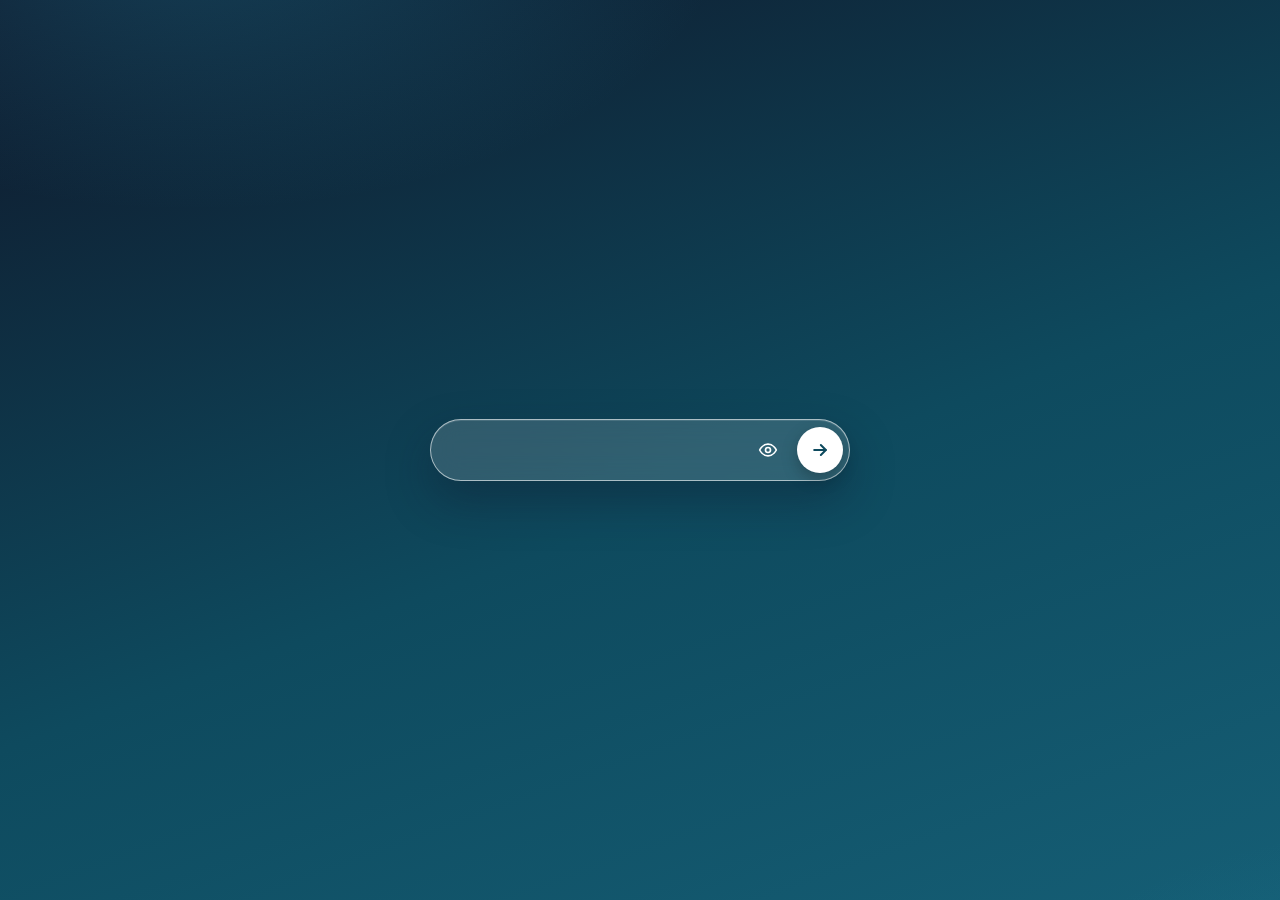
<file: index.html>
<!DOCTYPE html>
<html lang="pt-BR">
<head>
<meta charset="UTF-8">
<title>Aluisia · Painel</title>
<meta name="viewport" content="width=device-width, initial-scale=1.0, viewport-fit=cover">
<meta name="robots" content="noindex, nofollow">
<meta name="description" content="Painel de administração da Aluisia, assistente virtual de atendimento via WhatsApp.">
<meta name="theme-color" content="#0f172a">
<meta name="apple-mobile-web-app-capable" content="yes">
<meta name="mobile-web-app-capable" content="yes">
<meta name="apple-mobile-web-app-status-bar-style" content="black-translucent">
<meta name="apple-mobile-web-app-title" content="Aluisia">
<meta name="referrer" content="no-referrer">
<link rel="manifest" href="manifest.webmanifest">
<link rel="icon" type="image/svg+xml" href="logo.svg">
<link rel="icon" type="image/png" sizes="64x64" href="img/favicon-64.png">
<link rel="apple-touch-icon" href="img/apple-touch-icon.png">
<link rel="preconnect" href="https://fonts.googleapis.com">
<link rel="preconnect" href="https://fonts.gstatic.com" crossorigin>
<link rel="preconnect" href="https://aluisiogondim.app.n8n.cloud" crossorigin>
<link href="https://fonts.googleapis.com/css2?family=EB+Garamond:ital,wght@0,500;0,600;0,700;1,600&family=Lato:wght@400;700&family=Baloo+2:wght@600;700&display=swap" rel="stylesheet">
<link rel="stylesheet" href="assets/style.css?v=7">
</head>
<body>

<div id="gate">
  <form class="gate-form" id="gate-form" autocomplete="off" novalidate>
    <label for="gate-input" class="sr-only" id="gate-label">Últimos 4 dígitos do seu WhatsApp ou código do autenticador</label>
    <div class="gate-field">
      <input id="gate-input" class="mascarado" type="text" inputmode="numeric" autocomplete="off" autocorrect="off" autocapitalize="off" spellcheck="false" maxlength="8" aria-describedby="gate-status">
      <button type="button" class="gate-btn" id="gate-olho" aria-label="Mostrar números" aria-pressed="false">
        <svg id="olho-aberto" width="20" height="20" viewBox="0 0 24 24" fill="none" stroke="currentColor" stroke-width="2" stroke-linecap="round" stroke-linejoin="round" aria-hidden="true"><path d="M2 12s3.5-7 10-7 10 7 10 7-3.5 7-10 7S2 12 2 12z"/><circle cx="12" cy="12" r="3"/></svg>
        <svg id="olho-fechado" hidden width="20" height="20" viewBox="0 0 24 24" fill="none" stroke="currentColor" stroke-width="2" stroke-linecap="round" stroke-linejoin="round" aria-hidden="true"><path d="M17.94 17.94A10.07 10.07 0 0 1 12 19c-6.5 0-10-7-10-7a18.5 18.5 0 0 1 5.06-5.94M9.9 4.24A9.12 9.12 0 0 1 12 4c6.5 0 10 7 10 7a18.5 18.5 0 0 1-2.16 3.19M1 1l22 22"/><path d="M14.12 14.12a3 3 0 1 1-4.24-4.24"/></svg>
      </button>
      <button type="submit" class="gate-btn go" id="gate-go" aria-label="Continuar">
        <svg width="20" height="20" viewBox="0 0 24 24" fill="none" stroke="currentColor" stroke-width="2.4" stroke-linecap="round" stroke-linejoin="round" aria-hidden="true"><path d="M5 12h14"/><path d="M13 6l6 6-6 6"/></svg>
      </button>
    </div>
    <p id="gate-status" class="sr-only" aria-live="polite"></p>
  </form>
  <div class="intro-login" id="intro" aria-hidden="true">
    <div class="marca"><span class="anel"></span><img src="logotipo.svg" alt="" width="560" height="120"></div>
    <p class="ola">Olá, <em id="intro-nome"></em></p>
  </div>
</div>

<div id="app" hidden>
  <header class="topbar">
    <div class="topbar-inner">
      <a class="brand" href="#/"><img src="img/aluisia-avatar.webp" alt="" width="30" height="30"><span class="brand-name">Aluisia</span></a>
      <nav class="topnav" aria-label="Principal">
        <a href="#/" data-rota="inicio">Início</a>
        <a href="#/painel" data-rota="painel">Painel</a>
        <a href="#/docs" data-rota="docs">Documentação</a>
      </nav>
      <span class="spacer"></span>
      <span class="user-chip"><span class="dot" aria-hidden="true"></span><span class="nome" id="user-nome"></span></span>
      <button type="button" class="btn-sair" id="btn-sair" aria-label="Sair">
        <svg width="16" height="16" viewBox="0 0 24 24" fill="none" stroke="currentColor" stroke-width="2" stroke-linecap="round" stroke-linejoin="round" aria-hidden="true"><path d="M9 21H5a2 2 0 0 1-2-2V5a2 2 0 0 1 2-2h4"/><path d="M16 17l5-5-5-5"/><path d="M21 12H9"/></svg>
        <span class="txt">Sair</span>
      </button>
    </div>
  </header>

  <div id="view"></div>

  <footer class="site-footer">
    <span class="footer-brand"><img src="logo.svg" alt="" width="22" height="22"><span class="brand-name" style="color: var(--ink);">Assistente Virtual Aluisia</span></span> &middot; Painel de administração &middot; <a href="privacidade.html">Política de privacidade</a>
  </footer>

  <nav class="tabbar" aria-label="Navegação">
    <a href="#/" data-rota="inicio"><svg viewBox="0 0 24 24" fill="none" stroke="currentColor" stroke-width="2" stroke-linecap="round" stroke-linejoin="round" aria-hidden="true"><path d="M3 10.5L12 3l9 7.5V20a1 1 0 0 1-1 1h-5v-6H9v6H4a1 1 0 0 1-1-1z"/></svg>Início</a>
    <a href="#/painel/duvidas" data-rota="duvidas"><svg viewBox="0 0 24 24" fill="none" stroke="currentColor" stroke-width="2" stroke-linecap="round" stroke-linejoin="round" aria-hidden="true"><circle cx="12" cy="12" r="9"/><path d="M9.1 9a3 3 0 0 1 5.8 1c0 2-3 3-3 3"/><path d="M12 17h.01"/></svg>Dúvidas<span class="cont" id="tab-cont" hidden></span></a>
    <a href="#/painel/base" data-rota="base"><svg viewBox="0 0 24 24" fill="none" stroke="currentColor" stroke-width="2" stroke-linecap="round" stroke-linejoin="round" aria-hidden="true"><path d="M4 19.5A2.5 2.5 0 0 1 6.5 17H20"/><path d="M6.5 2H20v20H6.5A2.5 2.5 0 0 1 4 19.5v-15A2.5 2.5 0 0 1 6.5 2z"/></svg>Base</a>
    <a href="#/painel" data-rota="painel"><svg viewBox="0 0 24 24" fill="none" stroke="currentColor" stroke-width="2" stroke-linecap="round" stroke-linejoin="round" aria-hidden="true"><rect x="3" y="3" width="7" height="7" rx="1.5"/><rect x="14" y="3" width="7" height="7" rx="1.5"/><rect x="3" y="14" width="7" height="7" rx="1.5"/><rect x="14" y="14" width="7" height="7" rx="1.5"/></svg>Painel</a>
    <a href="#/docs" data-rota="docs"><svg viewBox="0 0 24 24" fill="none" stroke="currentColor" stroke-width="2" stroke-linecap="round" stroke-linejoin="round" aria-hidden="true"><path d="M2 4h6a4 4 0 0 1 4 4v13a3 3 0 0 0-3-3H2z"/><path d="M22 4h-6a4 4 0 0 0-4 4v13a3 3 0 0 1 3-3h7z"/></svg>Ajuda</a>
  </nav>
</div>

<div id="toast" role="status" aria-live="polite">
  <svg width="16" height="16" viewBox="0 0 24 24" fill="none" stroke="currentColor" stroke-width="2.4" stroke-linecap="round" stroke-linejoin="round" aria-hidden="true"><path d="M20 6L9 17l-5-5"></path></svg>
  <span id="toast-text"></span>
</div>

<div id="back-to-top-wrap">
  <svg class="ring" width="64" height="64" viewBox="0 0 64 64"><circle class="ring-bg" cx="32" cy="32" r="28"></circle><circle class="ring-fg" id="ring-fg" cx="32" cy="32" r="28"></circle></svg>
  <button id="back-to-top" aria-label="Voltar ao topo"><svg width="18" height="18" viewBox="0 0 24 24" fill="none" stroke="currentColor" stroke-width="2" stroke-linecap="round" stroke-linejoin="round" aria-hidden="true"><path d="M12 19V5"></path><path d="M5 12l7-7 7 7"></path></svg></button>
</div>

<script src="assets/app.js?v=7" defer></script>
</body>
</html>
</file>
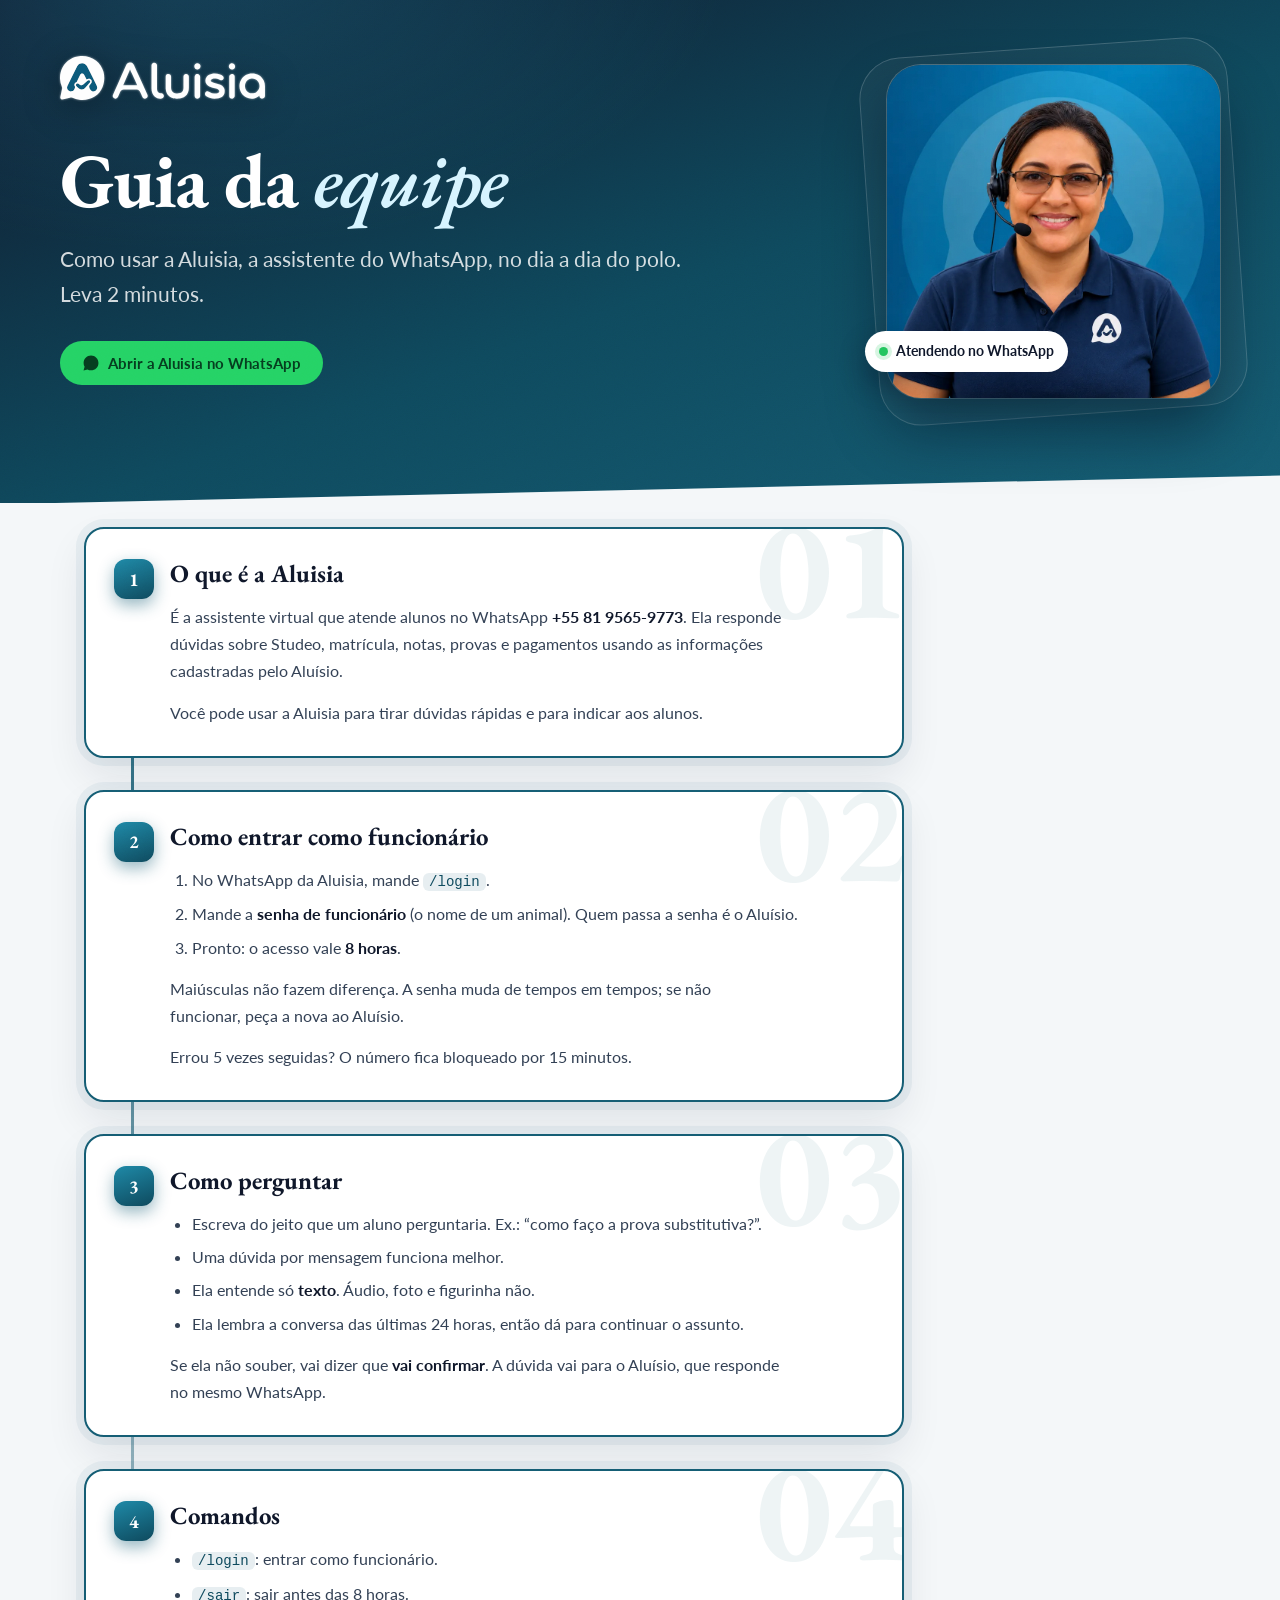
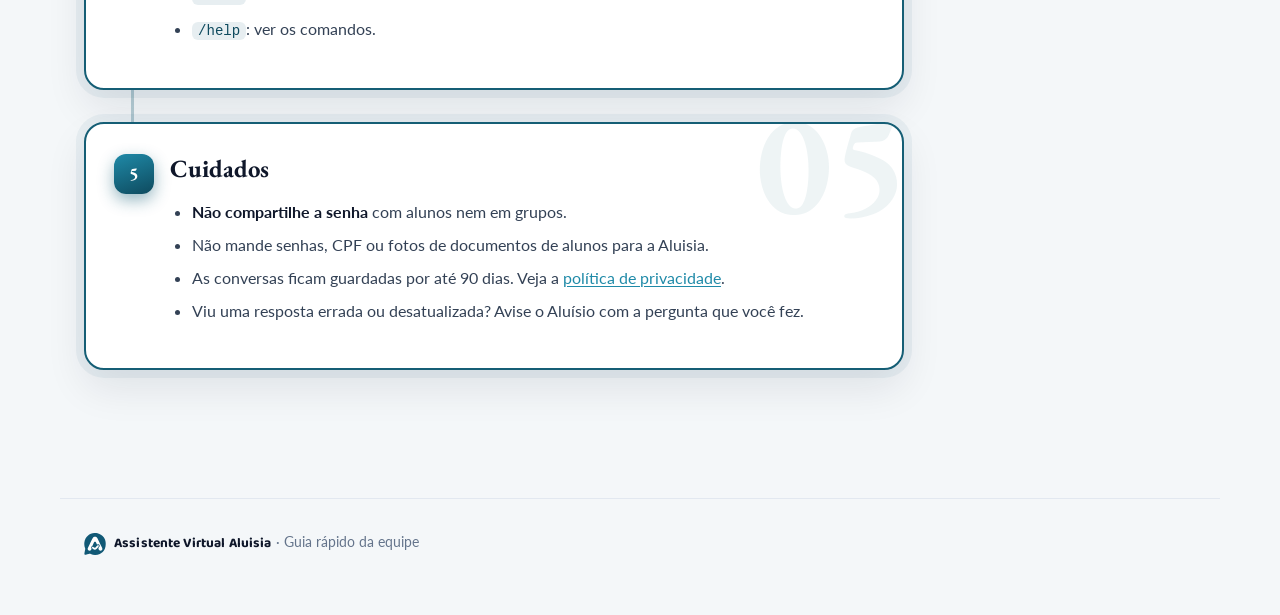
<file: equipe-aluisia-7q4m.html>
<!DOCTYPE html>
<html lang="pt-BR">
<head>
<meta charset="UTF-8">
<title>Aluisia · Guia rápido da equipe</title>
<meta name="viewport" content="width=device-width, initial-scale=1.0, viewport-fit=cover">
<meta name="robots" content="noindex, nofollow">
<meta name="description" content="Guia rápido para a equipe dos polos usar a Aluisia no WhatsApp.">
<meta name="theme-color" content="#0f172a">
<meta name="referrer" content="no-referrer">
<link rel="icon" type="image/svg+xml" href="logo.svg">
<link rel="apple-touch-icon" href="img/apple-touch-icon.png">
<link rel="preconnect" href="https://fonts.googleapis.com">
<link rel="preconnect" href="https://fonts.gstatic.com" crossorigin>
<link href="https://fonts.googleapis.com/css2?family=EB+Garamond:ital,wght@0,500;0,600;0,700;1,600&family=Lato:wght@400;700&family=Baloo+2:wght@600;700&display=swap" rel="stylesheet">
<link rel="stylesheet" href="assets/style.css?v=7">
</head>
<body>

<header class="hero">
  <div class="hero-inner hero-grid">
    <div>
      <span class="brand-mark"><img src="logotipo.svg" alt="Aluisia" width="340" height="73"></span>
      <div class="mascote-topo" style="margin:-4px 0 22px"><img src="img/aluisia-16x9.webp" alt="Aluisia, a assistente virtual" width="800" height="450" style="width:100%;height:auto;max-width:420px;border-radius:22px;box-shadow:0 20px 40px rgba(2,6,23,.4),0 0 0 1px rgba(255,255,255,.2)"></div>
      <h1>Guia da <em>equipe</em></h1>
      <p class="hero-sub">Como usar a Aluisia, a assistente do WhatsApp, no dia a dia do polo. Leva 2 minutos.</p>
      <div class="hero-actions">
        <a class="btn btn-whats" href="https://wa.me/558195659773" target="_blank" rel="noopener"><svg width="18" height="18" viewBox="0 0 24 24" fill="currentColor" aria-hidden="true"><path d="M12.04 2C6.58 2 2.13 6.45 2.13 11.91c0 1.75.46 3.45 1.32 4.95L2.05 22l5.25-1.38a9.9 9.9 0 0 0 4.74 1.21c5.46 0 9.91-4.45 9.91-9.91C21.95 6.45 17.5 2 12.04 2z"/></svg>Abrir a Aluisia no WhatsApp</a>
      </div>
    </div>
    <div class="mascote"><img src="img/aluisia-retrato.webp" alt="Aluisia, a assistente virtual" width="800" height="800"><span class="status"><span class="dot"></span>Atendendo no WhatsApp</span></div>
  </div>
</header>

<div class="wrap">
  <main class="conteudo" style="max-width:820px;padding-top:24px">
    <div class="sections">
      <section class="card numerado reveal"><span class="ghost-num" aria-hidden="true">01</span><span class="index" aria-hidden="true">1</span>
        <h2>O que é a Aluisia</h2>
        <p>É a assistente virtual que atende alunos no WhatsApp <strong>+55 81 9565-9773</strong>. Ela responde dúvidas sobre Studeo, matrícula, notas, provas e pagamentos usando as informações cadastradas pelo Aluísio.</p>
        <p>Você pode usar a Aluisia para tirar dúvidas rápidas e para indicar aos alunos.</p>
      </section>

      <section class="card numerado reveal"><span class="ghost-num" aria-hidden="true">02</span><span class="index" aria-hidden="true">2</span>
        <h2>Como entrar como funcionário</h2>
        <ol>
          <li>No WhatsApp da Aluisia, mande <code>/login</code>.</li>
          <li>Mande a <strong>senha de funcionário</strong> (o nome de um animal). Quem passa a senha é o Aluísio.</li>
          <li>Pronto: o acesso vale <strong>8 horas</strong>.</li>
        </ol>
        <p>Maiúsculas não fazem diferença. A senha muda de tempos em tempos; se não funcionar, peça a nova ao Aluísio.</p>
        <p>Errou 5 vezes seguidas? O número fica bloqueado por 15 minutos.</p>
      </section>

      <section class="card numerado reveal"><span class="ghost-num" aria-hidden="true">03</span><span class="index" aria-hidden="true">3</span>
        <h2>Como perguntar</h2>
        <ul>
          <li>Escreva do jeito que um aluno perguntaria. Ex.: “como faço a prova substitutiva?”.</li>
          <li>Uma dúvida por mensagem funciona melhor.</li>
          <li>Ela entende só <strong>texto</strong>. Áudio, foto e figurinha não.</li>
          <li>Ela lembra a conversa das últimas 24 horas, então dá para continuar o assunto.</li>
        </ul>
        <p>Se ela não souber, vai dizer que <strong>vai confirmar</strong>. A dúvida vai para o Aluísio, que responde no mesmo WhatsApp.</p>
      </section>

      <section class="card numerado reveal"><span class="ghost-num" aria-hidden="true">04</span><span class="index" aria-hidden="true">4</span>
        <h2>Comandos</h2>
        <ul>
          <li><code>/login</code>: entrar como funcionário.</li>
          <li><code>/sair</code>: sair antes das 8 horas.</li>
          <li><code>/help</code>: ver os comandos.</li>
        </ul>
      </section>

      <section class="card numerado reveal"><span class="ghost-num" aria-hidden="true">05</span><span class="index" aria-hidden="true">5</span>
        <h2>Cuidados</h2>
        <ul>
          <li><strong>Não compartilhe a senha</strong> com alunos nem em grupos.</li>
          <li>Não mande senhas, CPF ou fotos de documentos de alunos para a Aluisia.</li>
          <li>As conversas ficam guardadas por até 90 dias. Veja a <a href="privacidade.html">política de privacidade</a>.</li>
          <li>Viu uma resposta errada ou desatualizada? Avise o Aluísio com a pergunta que você fez.</li>
        </ul>
      </section>
    </div>
  </main>
</div>

<footer class="site-footer">
  <span class="footer-brand"><img src="logo.svg" alt="" width="22" height="22"><span class="brand-name" style="color: var(--ink);">Assistente Virtual Aluisia</span></span> &middot; Guia rápido da equipe
</footer>
</body>
</html>
</file>
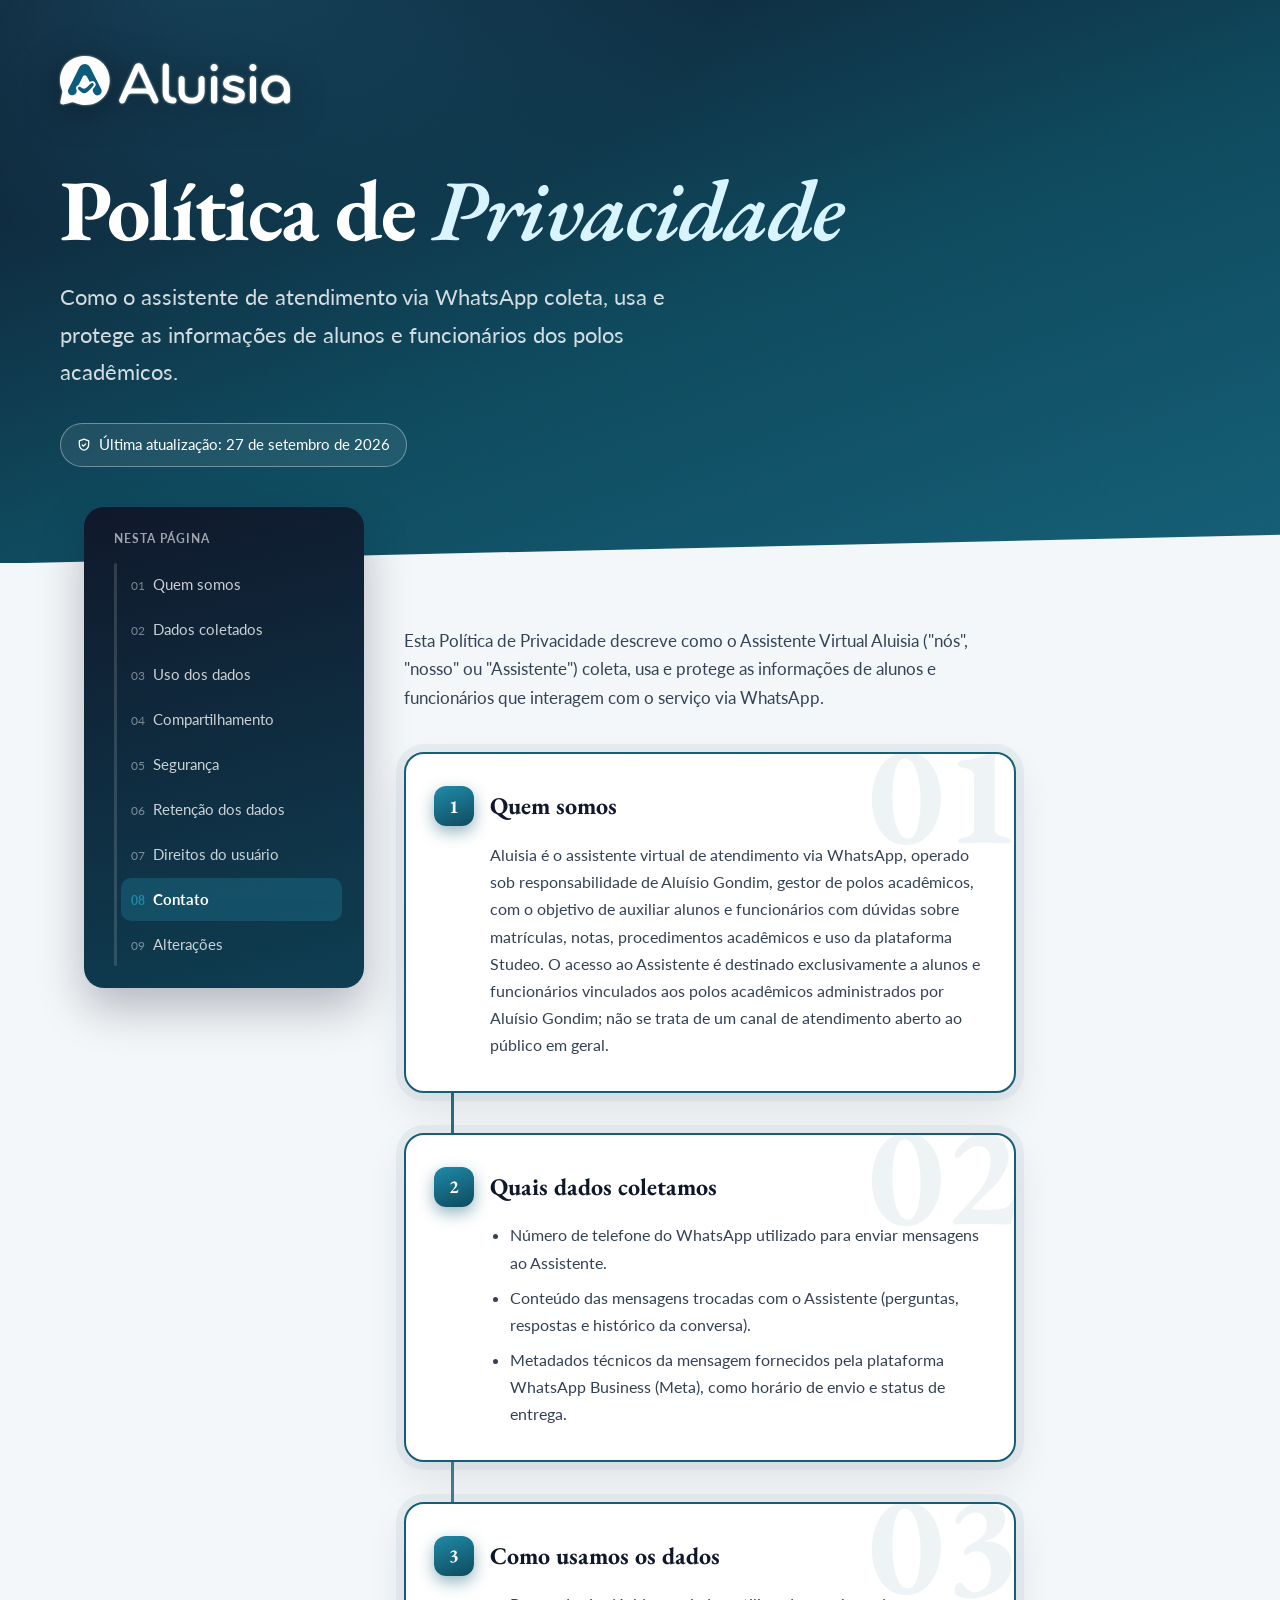
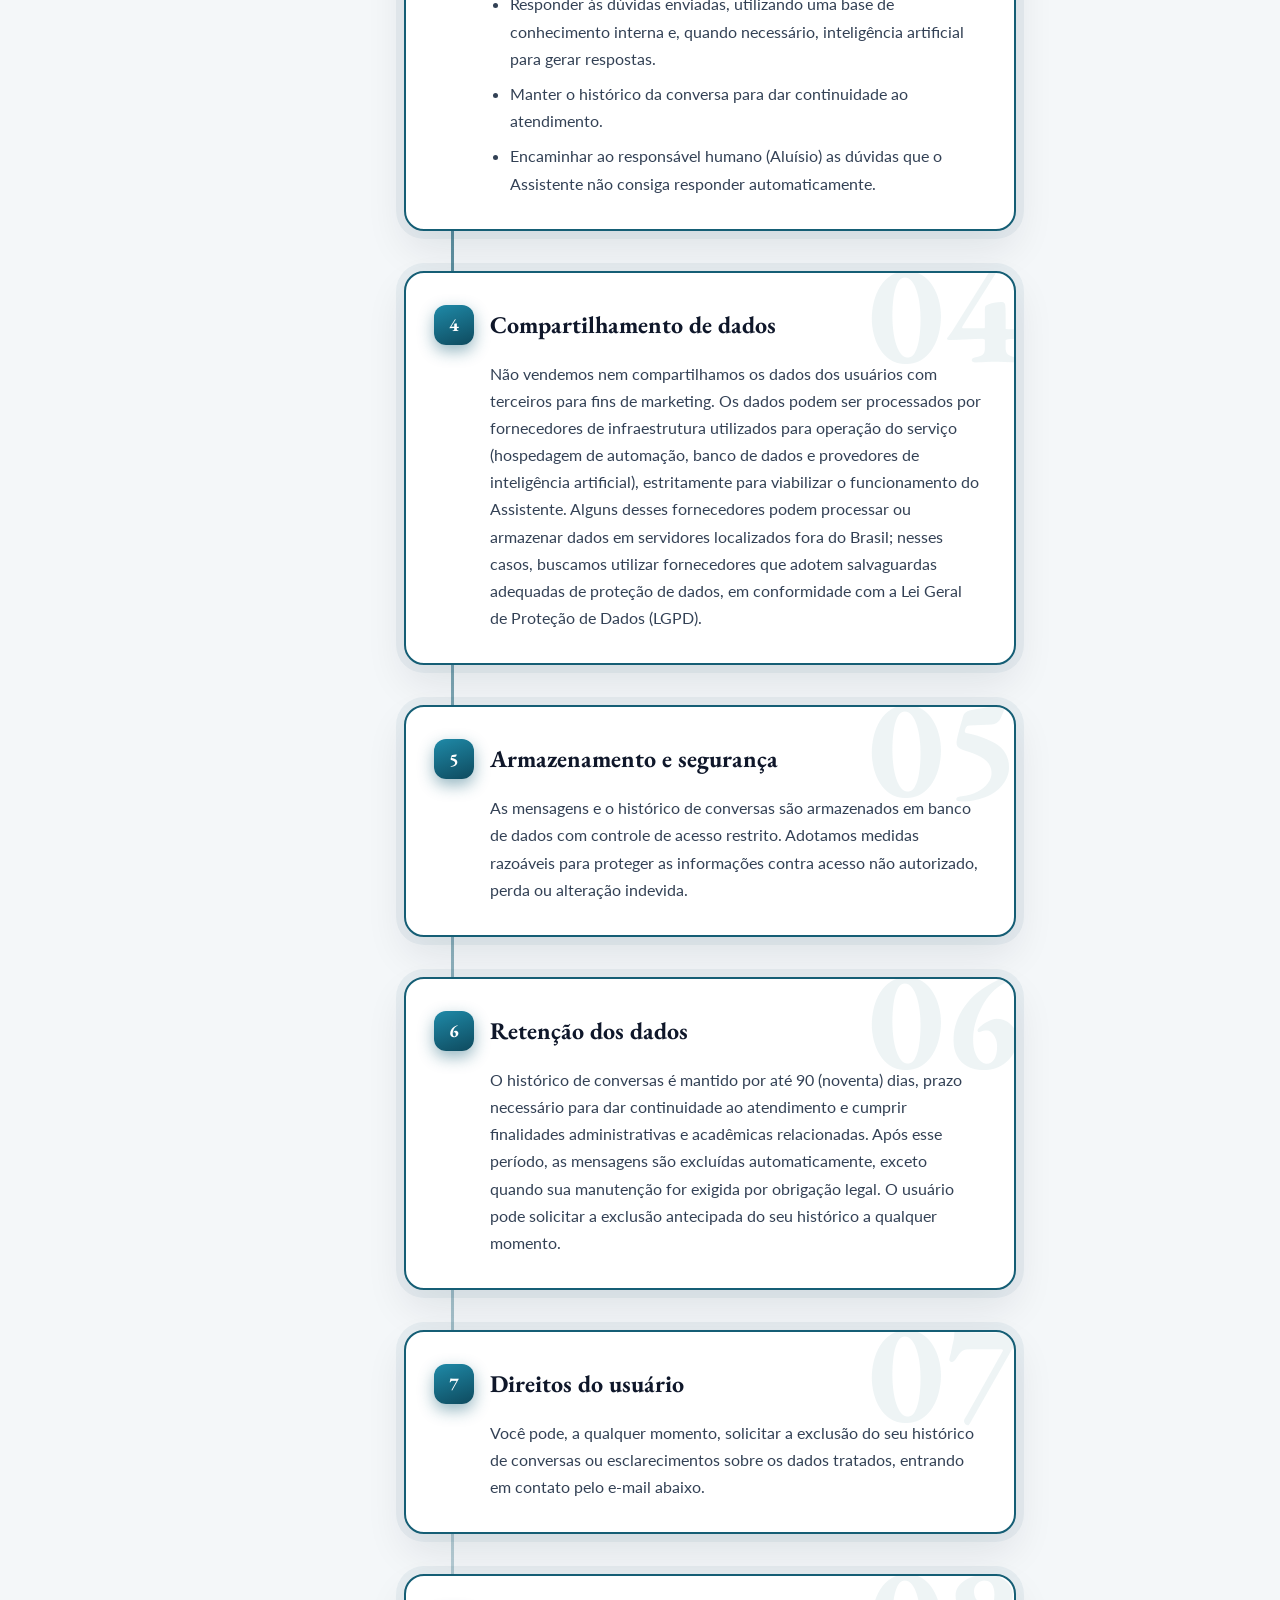
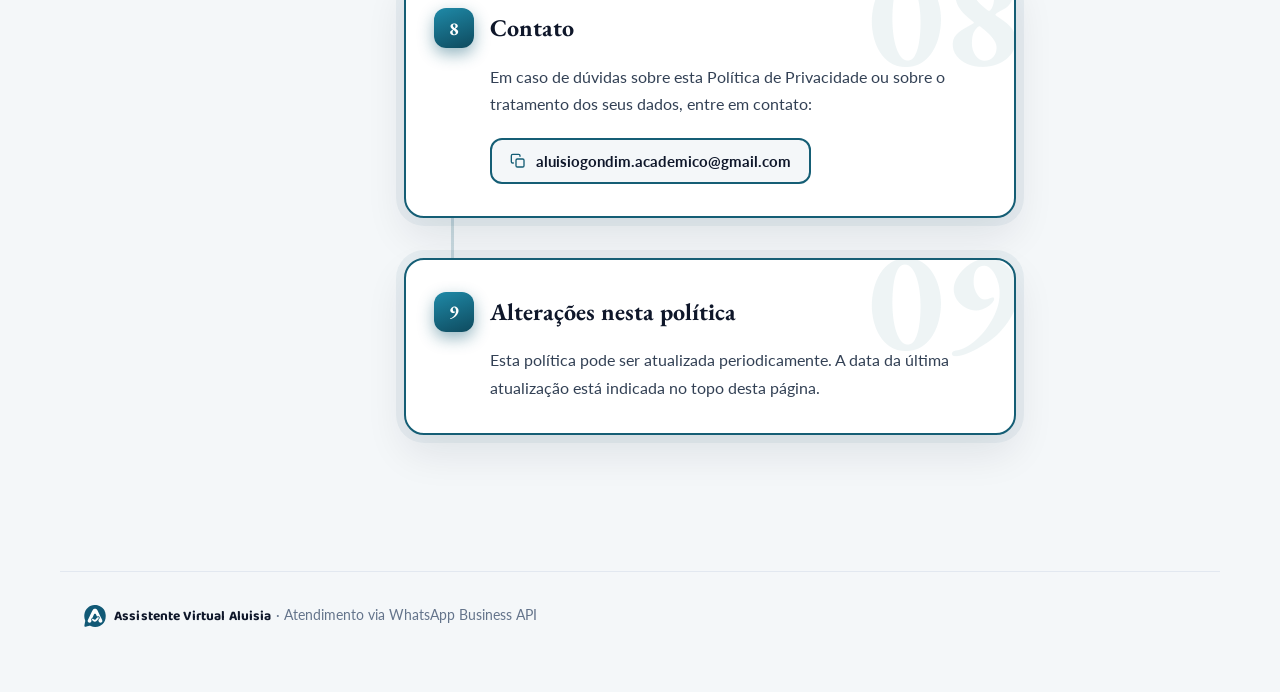
<file: privacidade.html>
<!DOCTYPE html>
<html lang="pt-BR">
<head>
<meta charset="UTF-8">
<title>Política de Privacidade - Assistente Virtual Aluisia</title>
<meta name="viewport" content="width=device-width, initial-scale=1.0">
<meta name="description" content="Política de Privacidade do Assistente Virtual Aluisia, atendimento via WhatsApp para alunos e funcionários dos polos acadêmicos.">
<link rel="icon" type="image/svg+xml" href="logo.svg">
<link rel="preconnect" href="https://fonts.googleapis.com">
<link rel="preconnect" href="https://fonts.gstatic.com" crossorigin>
<link href="https://fonts.googleapis.com/css2?family=EB+Garamond:ital,wght@0,500;0,600;0,700;1,600&family=Lato:wght@400;700&family=Baloo+2:wght@600;700&display=swap" rel="stylesheet">
<style>
  :root {
    --ink: #0f172a;
    --ink-soft: #334155;
    --muted: #64748b;
    --ease-out: cubic-bezier(0.25, 1, 0.5, 1);
    --bg: #f4f7f9;
    --surface: #ffffff;
    --line: #e2e8f0;
    --accent: #155e75;
    --accent-soft: #0e4a5e;
    --accent-bright: #1f8aa8;
    --accent-tint: color-mix(in srgb, var(--accent) 10%, transparent);
    --radius: 12px;
    --panel-radius: 20px;
    --max-content: 68ch;
  }

  * { box-sizing: border-box; }
  html { scroll-behavior: smooth; }

  body {
    margin: 0;
    background: var(--bg);
    color: var(--ink-soft);
    font-family: 'Lato', Arial, Helvetica, sans-serif;
    font-size: 16px;
    line-height: 1.7;
    -webkit-font-smoothing: antialiased;
    overflow-wrap: break-word;
    overflow-x: hidden;
  }

  img, picture, video, canvas, svg { display: block; max-width: 100%; }

  a { color: var(--accent-bright); text-decoration-thickness: 1px; text-underline-offset: 2px; transition: color 150ms var(--ease-out); }
  a:hover { color: var(--ink); }
  a:focus-visible, button:focus-visible { outline: 2px solid var(--accent-bright); outline-offset: 2px; }

  /* ---- Grain overlay (fixed, decorative) ---- */
  body::before {
    content: "";
    position: fixed;
    inset: 0;
    z-index: 60;
    pointer-events: none;
    opacity: 0.05;
    mix-blend-mode: overlay;
    background-image: url("data:image/svg+xml,%3Csvg xmlns='http://www.w3.org/2000/svg' width='120' height='120'%3E%3Cfilter id='n'%3E%3CfeTurbulence type='fractalNoise' baseFrequency='0.9' numOctaves='2' stitchTiles='stitch'/%3E%3C/filter%3E%3Crect width='100%25' height='100%25' filter='url(%23n)'/%3E%3C/svg%3E");
  }

  /* ---- Hero header (drenched) ---- */

  header.hero {
    position: relative;
    background:
      radial-gradient(900px 500px at 15% -10%, color-mix(in srgb, var(--accent-bright) 35%, transparent), transparent 60%),
      linear-gradient(160deg, var(--ink) 0%, var(--accent-soft) 55%, var(--accent) 100%);
    color: white;
    padding: 56px 24px 96px;
    overflow: hidden;
  }

  header.hero::after {
    content: "";
    position: absolute;
    left: 0; right: 0; bottom: -1px;
    height: 48px;
    background: var(--bg);
    clip-path: polygon(0 100%, 100% 100%, 100% 40%, 0 100%);
  }

  .hero-inner { max-width: 1160px; margin: 0 auto; position: relative; z-index: 1; }

  .brand-mark {
    display: block;
    margin: 0 0 60px;
  }
  .brand-mark img {
    width: clamp(180px, 18vw, 280px);
    height: auto;
    display: block;
    filter: drop-shadow(0 0 1px rgba(255,255,255,0.55)) drop-shadow(0 6px 18px rgba(0,0,0,0.35));
  }

  .brand-name {
    font-family: 'Baloo 2', 'Lato', sans-serif;
    font-weight: 700;
    letter-spacing: 0.01em;
  }

  .footer-brand {
    display: inline-flex;
    align-items: center;
    gap: 8px;
    vertical-align: middle;
  }
  .footer-brand img { width: 22px; height: 22px; display: block; flex: none; }

  h1 {
    font-family: 'EB Garamond', Georgia, serif;
    font-weight: 700;
    font-size: clamp(2.6rem, 2rem + 5vw, 5.4rem);
    line-height: 1.05;
    letter-spacing: -0.02em;
    color: white;
    margin: 0 0 22px;
    white-space: nowrap;
    max-width: none;
  }
  h1 em { font-style: italic; font-weight: 600; color: #d7f4ff; }

  .hero-sub {
    max-width: 52ch;
    margin: 0 0 32px;
    color: rgba(255,255,255,0.82);
    font-size: clamp(1.05rem, 0.9rem + 0.6vw, 1.4rem);
  }

  .updated {
    color: white;
    font-size: 0.95rem;
    margin: 0;
    display: inline-flex;
    align-items: center;
    gap: 8px;
    padding: 8px 16px;
    border: 1px solid rgba(255,255,255,0.35);
    border-radius: 999px;
    background: rgba(255,255,255,0.08);
  }

  /* ---- Layout shell ---- */

  .shell {
    max-width: 1160px;
    margin: 0 auto;
    padding: 0 24px;
    display: grid;
    grid-template-columns: 280px minmax(0, 1fr);
    gap: 40px;
    align-items: start;
  }

  /* ---- TOC panel: dark, detached ---- */

  nav.toc {
    position: sticky;
    top: 28px;
    align-self: start;
    margin-top: -56px;
    border-radius: var(--panel-radius);
    background: linear-gradient(165deg, var(--ink) 0%, var(--accent-soft) 130%);
    padding: 22px;
    box-shadow: 0 20px 45px rgba(15, 23, 42, 0.28);
    z-index: 2;
  }

  nav.toc .toc-title {
    font-size: 0.75rem;
    letter-spacing: 0.08em;
    color: rgba(255,255,255,0.6);
    margin: 0 0 14px;
    font-weight: 700;
    padding: 0 8px;
  }

  nav.toc .toc-body { display: grid; grid-template-columns: auto 1fr; gap: 4px; }

  nav.toc .progress-track {
    position: relative;
    margin-left: 8px;
    width: 3px;
    border-radius: 999px;
    background: rgba(255,255,255,0.14);
    overflow: hidden;
  }
  nav.toc .progress-fill {
    position: absolute; top: 0; left: 0; width: 100%; height: 0%;
    background: var(--accent-bright);
    box-shadow: 0 0 12px var(--accent-bright);
    border-radius: inherit;
    transition: height 120ms linear;
  }

  nav.toc ol { list-style: none; margin: 0; padding: 0; display: flex; flex-direction: column; gap: 2px; }

  nav.toc a {
    display: flex; align-items: baseline; gap: 8px;
    border-radius: 10px;
    padding: 9px 10px;
    color: rgba(255,255,255,0.78);
    font-size: 0.92rem;
    text-decoration: none;
    transition: color 200ms var(--ease-out), background-color 200ms var(--ease-out);
  }
  nav.toc a .num { font-variant-numeric: tabular-nums; font-size: 0.75rem; color: rgba(255,255,255,0.45); min-width: 1.1em; }
  nav.toc a:hover { color: white; background: rgba(255,255,255,0.08); }
  nav.toc a:active { background: rgba(255,255,255,0.16); transition-duration: 80ms; }
  nav.toc a.active { color: white; font-weight: 700; background: color-mix(in srgb, var(--accent-bright) 30%, transparent); }
  nav.toc a.active .num { color: var(--accent-bright); }

  details.toc-mobile { display: none; }

  /* ---- Main content ---- */

  main { max-width: var(--max-content); padding: 64px 0 96px; position: relative; }

  .sections { position: relative; }

  .sections::before {
    content: "";
    position: absolute;
    left: 47px;
    top: 0;
    bottom: 40px;
    width: 3px;
    background: linear-gradient(var(--accent) 0%, color-mix(in srgb, var(--accent) 15%, transparent) 100%);
    border-radius: 999px;
  }

  .intro { font-size: 1.05rem; color: var(--ink-soft); margin: 0 0 40px; }

  section.card {
    position: relative;
    margin-bottom: 40px;
    padding: 32px 32px 32px 84px;
    border: 2px solid var(--accent);
    border-radius: var(--panel-radius);
    background: var(--surface);
    box-shadow:
      0 0 0 8px color-mix(in srgb, var(--accent) 6%, transparent),
      0 18px 40px rgba(15, 23, 42, 0.09);
    overflow: hidden;
  }

  section.card .ghost-num {
    position: absolute;
    right: -6px;
    top: -34px;
    font-family: 'EB Garamond', serif;
    font-weight: 700;
    font-size: 9rem;
    line-height: 1;
    color: color-mix(in srgb, var(--accent) 7%, transparent);
    pointer-events: none;
    user-select: none;
  }

  section.card .index {
    position: absolute;
    left: 28px;
    top: 32px;
    width: 40px;
    height: 40px;
    display: flex;
    align-items: center;
    justify-content: center;
    border-radius: 12px;
    background: linear-gradient(160deg, var(--accent-bright), var(--accent-soft));
    color: white;
    font-family: 'EB Garamond', serif;
    font-weight: 700;
    font-size: 1.15rem;
    box-shadow: 0 6px 16px color-mix(in srgb, var(--accent) 45%, transparent);
  }

  h2 {
    font-family: 'EB Garamond', Georgia, serif;
    font-weight: 700;
    font-size: 1.5rem;
    color: var(--ink);
    margin: 0 0 14px;
    position: relative;
  }

  section.card p, section.card li { max-width: var(--max-content); position: relative; }
  section.card p { margin: 0 0 14px; }
  section.card p:last-child { margin-bottom: 0; }

  ul.plain { margin: 0; padding-left: 20px; position: relative; }
  ul.plain li { margin-bottom: 8px; }
  ul.plain li:last-child { margin-bottom: 0; }

  strong { color: var(--ink); }

  .contact-box {
    display: inline-flex;
    align-items: center;
    gap: 10px;
    margin-top: 6px;
    padding: 12px 18px;
    background: var(--bg);
    border: 2px solid var(--accent);
    border-radius: var(--radius);
    font-size: 0.95rem;
    max-width: 100%;
    overflow-wrap: anywhere;
  }

  .contact-box.copyable {
    font-family: inherit;
    color: var(--accent-soft);
    cursor: pointer;
    transition: background-color 150ms var(--ease-out), transform 120ms var(--ease-out), border-color 150ms var(--ease-out);
  }
  .contact-box.copyable svg { flex: none; color: var(--accent); }
  .contact-box.copyable:hover { background: color-mix(in srgb, var(--accent) 8%, var(--bg)); border-color: var(--accent-bright); }
  .contact-box.copyable:active { transform: scale(0.98); transition-duration: 80ms; }
  .contact-box.copyable.copied { border-color: #16a34a; }
  .contact-box.copyable.copied svg { color: #16a34a; }

  /* ---- Toast ---- */

  #toast {
    position: fixed;
    left: 50%;
    bottom: 32px;
    transform: translate(-50%, 16px);
    z-index: 80;
    display: flex;
    align-items: center;
    gap: 8px;
    padding: 12px 18px;
    border-radius: 999px;
    background: var(--ink);
    color: white;
    font-size: 0.9rem;
    box-shadow: 0 12px 28px rgba(15, 23, 42, 0.28);
    opacity: 0;
    pointer-events: none;
    transition: opacity 220ms var(--ease-out), transform 220ms var(--ease-out);
  }
  #toast.visible { opacity: 1; transform: translate(-50%, 0); }
  #toast svg { color: #4ade80; flex: none; }

  @media (prefers-reduced-motion: reduce) {
    #toast { transition: opacity 150ms linear; }
  }

  footer.site-footer {
    max-width: 1160px;
    margin: 0 auto;
    padding: 32px 24px 64px;
    color: var(--muted);
    font-size: 0.85rem;
    border-top: 1px solid var(--line);
  }

  /* ---- Back to top: bigger, with progress ring ---- */

  #back-to-top-wrap {
    position: fixed;
    right: 24px;
    bottom: 24px;
    width: 64px;
    height: 64px;
    z-index: 70;
    opacity: 0;
    pointer-events: none;
    transition: opacity 200ms var(--ease-out);
  }
  #back-to-top-wrap.visible { opacity: 1; pointer-events: auto; }

  #back-to-top-wrap svg.ring { position: absolute; inset: 0; transform: rotate(-90deg); }
  #back-to-top-wrap .ring-bg { fill: none; stroke: var(--line); stroke-width: 4; }
  #back-to-top-wrap .ring-fg {
    fill: none; stroke: var(--accent-bright); stroke-width: 4; stroke-linecap: round;
    stroke-dasharray: 176; stroke-dashoffset: 176;
    transition: stroke-dashoffset 120ms linear;
  }

  #back-to-top {
    position: absolute;
    inset: 8px;
    border-radius: 50%;
    background: rgba(255, 255, 255, 0.78);
    backdrop-filter: blur(16px) saturate(160%);
    -webkit-backdrop-filter: blur(16px) saturate(160%);
    border: 1px solid rgba(255, 255, 255, 0.6);
    box-shadow: 0 8px 24px rgba(15, 23, 42, 0.16);
    color: var(--accent-soft);
    cursor: pointer;
    display: flex; align-items: center; justify-content: center;
    transition: transform 120ms var(--ease-out), box-shadow 200ms var(--ease-out);
  }
  #back-to-top:hover { transform: translateY(-2px); box-shadow: 0 10px 28px rgba(15, 23, 42, 0.2); }
  #back-to-top:active { transform: scale(0.92); transition-duration: 80ms; }

  @media (prefers-reduced-transparency: reduce) {
    #back-to-top { background: var(--surface); backdrop-filter: none; -webkit-backdrop-filter: none; border-color: var(--line); }
  }

  @media (prefers-reduced-motion: reduce) {
    html { scroll-behavior: auto; }
    #back-to-top-wrap, #back-to-top { transition: none; }
    section.reveal { opacity: 1 !important; transform: none !important; filter: none !important; }
    .progress-fill, .ring-fg { transition: none; }
  }

  @media (min-width: 601px) {
    section.reveal {
      opacity: 0;
      transform: translateY(24px) scale(0.97);
      filter: blur(6px);
      transition: opacity 650ms var(--ease-out), transform 650ms var(--ease-out), filter 650ms var(--ease-out);
    }
    section.reveal.in-view { opacity: 1; transform: translateY(0) scale(1); filter: blur(0); }
  }

  @media (max-width: 900px) {
    .shell { grid-template-columns: 1fr; gap: 0; }
    nav.toc.desktop { display: none; }
    .sections::before { left: 34px; }

    details.toc-mobile {
      display: block;
      margin: -40px 0 28px;
      position: relative;
      z-index: 2;
      border-radius: var(--panel-radius);
      background: linear-gradient(165deg, var(--ink) 0%, var(--accent-soft) 130%);
      box-shadow: 0 16px 36px rgba(15, 23, 42, 0.25);
      padding: 4px 18px;
      color: white;
    }
    details.toc-mobile summary {
      cursor: pointer;
      padding: 14px 0;
      font-weight: 700;
      font-size: 0.92rem;
      color: white;
    }
    details.toc-mobile ol { list-style: none; margin: 0; padding: 0 0 14px; display: flex; flex-direction: column; gap: 2px; }
    details.toc-mobile a { display: block; padding: 7px 0; color: rgba(255,255,255,0.8); text-decoration: none; font-size: 0.92rem; }
    details.toc-mobile a:hover { color: white; }

    section.card { padding: 26px 20px 26px 68px; }
    section.card .index { left: 18px; top: 24px; width: 34px; height: 34px; }
    section.card .ghost-num { font-size: 6rem; top: -20px; }
  }

  @media (max-width: 600px) {
    header.hero { padding: 56px 20px 88px; }
    h1 { font-size: 1.7rem; white-space: normal; }
    .hero-sub { max-width: none; }
    .brand-mark { margin-bottom: 20px; }
  }
</style>
</head>
<body>

<header class="hero">
  <div class="hero-inner">
    <span class="brand-mark"><img src="logotipo.svg" alt="Aluisia" width="340" height="113"></span>
    <h1>Política de <em>Privacidade</em></h1>
    <p class="hero-sub">Como o assistente de atendimento via WhatsApp coleta, usa e protege as informações de alunos e funcionários dos polos acadêmicos.</p>
    <p class="updated">
      <svg width="14" height="14" viewBox="0 0 24 24" fill="none" stroke="currentColor" stroke-width="2.2" stroke-linecap="round" stroke-linejoin="round" aria-hidden="true">
        <path d="M12 2l8 3v6c0 5-3.4 8.7-8 10-4.6-1.3-8-5-8-10V5l8-3z"></path>
        <path d="M9 12l2 2 4-4"></path>
      </svg>
      Última atualização: 27 de setembro de 2026
    </p>
  </div>
</header>

<div class="shell">
  <nav class="toc desktop" aria-label="Sumário">
    <p class="toc-title">NESTA PÁGINA</p>
    <div class="toc-body">
      <div class="progress-track"><div class="progress-fill" id="toc-progress"></div></div>
      <ol>
        <li><a href="#quem-somos"><span class="num">01</span> Quem somos</a></li>
        <li><a href="#dados-coletados"><span class="num">02</span> Dados coletados</a></li>
        <li><a href="#uso-dos-dados"><span class="num">03</span> Uso dos dados</a></li>
        <li><a href="#compartilhamento"><span class="num">04</span> Compartilhamento</a></li>
        <li><a href="#seguranca"><span class="num">05</span> Segurança</a></li>
        <li><a href="#retencao"><span class="num">06</span> Retenção dos dados</a></li>
        <li><a href="#direitos"><span class="num">07</span> Direitos do usuário</a></li>
        <li><a href="#contato"><span class="num">08</span> Contato</a></li>
        <li><a href="#alteracoes"><span class="num">09</span> Alterações</a></li>
      </ol>
    </div>
  </nav>

  <main>
    <details class="toc-mobile">
      <summary>Sumário desta página</summary>
      <ol>
        <li><a href="#quem-somos">01 &middot; Quem somos</a></li>
        <li><a href="#dados-coletados">02 &middot; Dados coletados</a></li>
        <li><a href="#uso-dos-dados">03 &middot; Uso dos dados</a></li>
        <li><a href="#compartilhamento">04 &middot; Compartilhamento</a></li>
        <li><a href="#seguranca">05 &middot; Segurança</a></li>
        <li><a href="#retencao">06 &middot; Retenção dos dados</a></li>
        <li><a href="#direitos">07 &middot; Direitos do usuário</a></li>
        <li><a href="#contato">08 &middot; Contato</a></li>
        <li><a href="#alteracoes">09 &middot; Alterações</a></li>
      </ol>
    </details>

    <p class="intro">Esta Política de Privacidade descreve como o Assistente Virtual Aluisia ("nós", "nosso" ou "Assistente") coleta, usa e protege as informações de alunos e funcionários que interagem com o serviço via WhatsApp.</p>

    <div class="sections">
    <section id="quem-somos" class="reveal card">
      <span class="ghost-num" aria-hidden="true">01</span>
      <span class="index" aria-hidden="true">1</span>
      <h2>Quem somos</h2>
      <p>Aluisia é o assistente virtual de atendimento via WhatsApp, operado sob responsabilidade de Aluísio Gondim, gestor de polos acadêmicos, com o objetivo de auxiliar alunos e funcionários com dúvidas sobre matrículas, notas, procedimentos acadêmicos e uso da plataforma Studeo. O acesso ao Assistente é destinado exclusivamente a alunos e funcionários vinculados aos polos acadêmicos administrados por Aluísio Gondim; não se trata de um canal de atendimento aberto ao público em geral.</p>
    </section>

    <section id="dados-coletados" class="reveal card">
      <span class="ghost-num" aria-hidden="true">02</span>
      <span class="index" aria-hidden="true">2</span>
      <h2>Quais dados coletamos</h2>
      <ul class="plain">
        <li>Número de telefone do WhatsApp utilizado para enviar mensagens ao Assistente.</li>
        <li>Conteúdo das mensagens trocadas com o Assistente (perguntas, respostas e histórico da conversa).</li>
        <li>Metadados técnicos da mensagem fornecidos pela plataforma WhatsApp Business (Meta), como horário de envio e status de entrega.</li>
      </ul>
    </section>

    <section id="uso-dos-dados" class="reveal card">
      <span class="ghost-num" aria-hidden="true">03</span>
      <span class="index" aria-hidden="true">3</span>
      <h2>Como usamos os dados</h2>
      <ul class="plain">
        <li>Responder às dúvidas enviadas, utilizando uma base de conhecimento interna e, quando necessário, inteligência artificial para gerar respostas.</li>
        <li>Manter o histórico da conversa para dar continuidade ao atendimento.</li>
        <li>Encaminhar ao responsável humano (Aluísio) as dúvidas que o Assistente não consiga responder automaticamente.</li>
      </ul>
    </section>

    <section id="compartilhamento" class="reveal card">
      <span class="ghost-num" aria-hidden="true">04</span>
      <span class="index" aria-hidden="true">4</span>
      <h2>Compartilhamento de dados</h2>
      <p>Não vendemos nem compartilhamos os dados dos usuários com terceiros para fins de marketing. Os dados podem ser processados por fornecedores de infraestrutura utilizados para operação do serviço (hospedagem de automação, banco de dados e provedores de inteligência artificial), estritamente para viabilizar o funcionamento do Assistente. Alguns desses fornecedores podem processar ou armazenar dados em servidores localizados fora do Brasil; nesses casos, buscamos utilizar fornecedores que adotem salvaguardas adequadas de proteção de dados, em conformidade com a Lei Geral de Proteção de Dados (LGPD).</p>
    </section>

    <section id="seguranca" class="reveal card">
      <span class="ghost-num" aria-hidden="true">05</span>
      <span class="index" aria-hidden="true">5</span>
      <h2>Armazenamento e segurança</h2>
      <p>As mensagens e o histórico de conversas são armazenados em banco de dados com controle de acesso restrito. Adotamos medidas razoáveis para proteger as informações contra acesso não autorizado, perda ou alteração indevida.</p>
    </section>

    <section id="retencao" class="reveal card">
      <span class="ghost-num" aria-hidden="true">06</span>
      <span class="index" aria-hidden="true">6</span>
      <h2>Retenção dos dados</h2>
      <p>O histórico de conversas é mantido por até 90 (noventa) dias, prazo necessário para dar continuidade ao atendimento e cumprir finalidades administrativas e acadêmicas relacionadas. Após esse período, as mensagens são excluídas automaticamente, exceto quando sua manutenção for exigida por obrigação legal. O usuário pode solicitar a exclusão antecipada do seu histórico a qualquer momento.</p>
    </section>

    <section id="direitos" class="reveal card">
      <span class="ghost-num" aria-hidden="true">07</span>
      <span class="index" aria-hidden="true">7</span>
      <h2>Direitos do usuário</h2>
      <p>Você pode, a qualquer momento, solicitar a exclusão do seu histórico de conversas ou esclarecimentos sobre os dados tratados, entrando em contato pelo e-mail abaixo.</p>
    </section>

    <section id="contato" class="reveal card">
      <span class="ghost-num" aria-hidden="true">08</span>
      <span class="index" aria-hidden="true">8</span>
      <h2>Contato</h2>
      <p>Em caso de dúvidas sobre esta Política de Privacidade ou sobre o tratamento dos seus dados, entre em contato:</p>
      <button type="button" class="contact-box copyable" id="copy-email" aria-label="Copiar endereço de e-mail">
        <svg width="16" height="16" viewBox="0 0 24 24" fill="none" stroke="currentColor" stroke-width="2" stroke-linecap="round" stroke-linejoin="round" aria-hidden="true">
          <rect x="9" y="9" width="12" height="12" rx="2"></rect>
          <path d="M5 15H4a2 2 0 0 1-2-2V4a2 2 0 0 1 2-2h9a2 2 0 0 1 2 2v1"></path>
        </svg>
        <strong>aluisiogondim.academico@gmail.com</strong>
      </button>
    </section>

    <section id="alteracoes" class="reveal card">
      <span class="ghost-num" aria-hidden="true">09</span>
      <span class="index" aria-hidden="true">9</span>
      <h2>Alterações nesta política</h2>
      <p>Esta política pode ser atualizada periodicamente. A data da última atualização está indicada no topo desta página.</p>
    </section>
    </div>
  </main>
</div>

<footer class="site-footer">
  <span class="footer-brand"><img src="logo.svg" alt="" width="22" height="22"><span class="brand-name" style="color: var(--ink);">Assistente Virtual Aluisia</span></span> &middot; Atendimento via WhatsApp Business API
</footer>

<div id="toast" role="status" aria-live="polite">
  <svg width="16" height="16" viewBox="0 0 24 24" fill="none" stroke="currentColor" stroke-width="2.4" stroke-linecap="round" stroke-linejoin="round" aria-hidden="true">
    <path d="M20 6L9 17l-5-5"></path>
  </svg>
  <span id="toast-text">E-mail copiado!</span>
</div>

<div id="back-to-top-wrap">
  <svg class="ring" width="64" height="64" viewBox="0 0 64 64">
    <circle class="ring-bg" cx="32" cy="32" r="28"></circle>
    <circle class="ring-fg" id="ring-fg" cx="32" cy="32" r="28"></circle>
  </svg>
  <button id="back-to-top" aria-label="Voltar ao topo">
    <svg width="18" height="18" viewBox="0 0 24 24" fill="none" stroke="currentColor" stroke-width="2" stroke-linecap="round" stroke-linejoin="round" aria-hidden="true">
      <path d="M12 19V5"></path>
      <path d="M5 12l7-7 7 7"></path>
    </svg>
  </button>
</div>

<script>
  (function () {
    var wrap = document.getElementById('back-to-top-wrap');
    var backBtn = document.getElementById('back-to-top');
    var ringFg = document.getElementById('ring-fg');
    var progressFill = document.getElementById('toc-progress');
    var CIRC = 2 * Math.PI * 28;

    var update = function () {
      var docEl = document.documentElement;
      var scrollable = docEl.scrollHeight - docEl.clientHeight;
      var pct = scrollable > 0 ? (docEl.scrollTop / scrollable) * 100 : 0;
      pct = Math.min(100, Math.max(0, pct));

      if (progressFill) progressFill.style.height = pct + '%';
      if (ringFg) ringFg.style.strokeDashoffset = CIRC - (CIRC * pct) / 100;

      if (window.scrollY > 480) {
        wrap.classList.add('visible');
      } else {
        wrap.classList.remove('visible');
      }
    };

    window.addEventListener('scroll', update, { passive: true });
    update();

    backBtn.addEventListener('click', function () {
      window.scrollTo({ top: 0, behavior: 'smooth' });
    });

    var copyBtn = document.getElementById('copy-email');
    var toast = document.getElementById('toast');
    var toastText = document.getElementById('toast-text');
    var toastTimer = null;

    var showToast = function (message) {
      toastText.textContent = message;
      toast.classList.add('visible');
      clearTimeout(toastTimer);
      toastTimer = setTimeout(function () {
        toast.classList.remove('visible');
      }, 2200);
    };

    if (copyBtn) {
      copyBtn.addEventListener('click', function () {
        var email = 'aluisiogondim.academico@gmail.com';
        var onSuccess = function () {
          copyBtn.classList.add('copied');
          showToast('E-mail copiado!');
          setTimeout(function () { copyBtn.classList.remove('copied'); }, 1500);
        };
        var onError = function () {
          showToast('Não foi possível copiar. E-mail: ' + email);
        };

        if (navigator.clipboard && navigator.clipboard.writeText) {
          navigator.clipboard.writeText(email).then(onSuccess, onError);
        } else {
          var tempInput = document.createElement('textarea');
          tempInput.value = email;
          tempInput.style.position = 'fixed';
          tempInput.style.opacity = '0';
          document.body.appendChild(tempInput);
          tempInput.select();
          try {
            document.execCommand('copy');
            onSuccess();
          } catch (e) {
            onError();
          }
          document.body.removeChild(tempInput);
        }
      });
    }

    var prefersReduced = window.matchMedia('(prefers-reduced-motion: reduce)').matches;
    var sections = document.querySelectorAll('section.reveal');
    if (!prefersReduced && 'IntersectionObserver' in window) {
      var io = new IntersectionObserver(function (entries) {
        entries.forEach(function (entry) {
          if (entry.isIntersecting) {
            entry.target.classList.add('in-view');
            io.unobserve(entry.target);
          }
        });
      }, { threshold: 0.15 });
      sections.forEach(function (s) { io.observe(s); });
    } else {
      sections.forEach(function (s) { s.classList.add('in-view'); });
    }

    var tocLinks = document.querySelectorAll('nav.toc a');
    var byId = {};
    tocLinks.forEach(function (a) {
      var id = a.getAttribute('href').slice(1);
      byId[id] = a;
    });
    if ('IntersectionObserver' in window) {
      var navIo = new IntersectionObserver(function (entries) {
        entries.forEach(function (entry) {
          var link = byId[entry.target.id];
          if (!link) return;
          if (entry.isIntersecting) {
            tocLinks.forEach(function (a) { a.classList.remove('active'); });
            link.classList.add('active');
          }
        });
      }, { rootMargin: '-20% 0px -70% 0px' });
      sections.forEach(function (s) { navIo.observe(s); });
    }
  })();
</script>

</body>
</html>
</file>
<file: assets/style.css>
/* Aluisia · painel — mesmo sistema visual de privacidade.html */
:root {
  --ink: #0f172a;
  --ink-soft: #334155;
  --muted: #64748b;
  --ease-out: cubic-bezier(0.25, 1, 0.5, 1);
  --bg: #f4f7f9;
  --surface: #ffffff;
  --line: #e2e8f0;
  --accent: #155e75;
  --accent-soft: #0e4a5e;
  --accent-bright: #1f8aa8;
  --accent-tint: color-mix(in srgb, var(--accent) 10%, transparent);
  --ok: #15803d;
  --warn: #b45309;
  --danger: #b91c1c;
  --radius: 12px;
  --panel-radius: 20px;
  --max-content: 68ch;
  --topbar-h: 64px;
  --tabbar-h: 0px;
  --safe-b: env(safe-area-inset-bottom, 0px);
}

* { box-sizing: border-box; }
html { scroll-behavior: smooth; -webkit-text-size-adjust: 100%; }
body {
  margin: 0;
  background: var(--bg);
  color: var(--ink-soft);
  font-family: 'Lato', Arial, Helvetica, sans-serif;
  font-size: 16px;
  line-height: 1.7;
  -webkit-font-smoothing: antialiased;
  overflow-wrap: break-word;
  overflow-x: hidden;
  -webkit-tap-highlight-color: transparent;
}
img, picture, video, canvas, svg { display: block; max-width: 100%; }
a { color: var(--accent-bright); text-decoration-thickness: 1px; text-underline-offset: 2px; transition: color 150ms var(--ease-out); }
a:hover { color: var(--ink); }
a:focus-visible, button:focus-visible, input:focus-visible, select:focus-visible, textarea:focus-visible, summary:focus-visible { outline: 2px solid var(--accent-bright); outline-offset: 2px; }
strong { color: var(--ink); }
code { font-family: ui-monospace, SFMono-Regular, Menlo, Consolas, monospace; font-size: 0.88em; background: var(--accent-tint); color: var(--accent-soft); padding: 1px 6px; border-radius: 6px; }
pre { font-family: ui-monospace, SFMono-Regular, Menlo, Consolas, monospace; font-size: 0.85rem; background: var(--ink); color: #e2e8f0; padding: 14px 16px; border-radius: var(--radius); overflow-x: auto; line-height: 1.55; }
[hidden] { display: none !important; }
.sr-only { position: absolute; width: 1px; height: 1px; padding: 0; margin: -1px; overflow: hidden; clip: rect(0,0,0,0); white-space: nowrap; border: 0; }

body::before {
  content: ""; position: fixed; inset: 0; z-index: 60; pointer-events: none; opacity: 0.05; mix-blend-mode: overlay;
  background-image: url("data:image/svg+xml,%3Csvg xmlns='http://www.w3.org/2000/svg' width='120' height='120'%3E%3Cfilter id='n'%3E%3CfeTurbulence type='fractalNoise' baseFrequency='0.9' numOctaves='2' stitchTiles='stitch'/%3E%3C/filter%3E%3Crect width='100%25' height='100%25' filter='url(%23n)'/%3E%3C/svg%3E");
}

.brand-name { font-family: 'Baloo 2', 'Lato', sans-serif; font-weight: 700; letter-spacing: 0.01em; }
.serif { font-family: 'EB Garamond', Georgia, serif; }

/* ============ Login ============ */
#gate {
  position: fixed; inset: 0; z-index: 90;
  display: grid; place-items: center; padding: 24px;
  background:
    radial-gradient(900px 500px at 15% -10%, color-mix(in srgb, var(--accent-bright) 35%, transparent), transparent 60%),
    radial-gradient(700px 420px at 110% 120%, color-mix(in srgb, var(--accent-bright) 22%, transparent), transparent 60%),
    linear-gradient(160deg, var(--ink) 0%, var(--accent-soft) 55%, var(--accent) 100%);
}
.gate-form { width: min(420px, 100%); }
.gate-field {
  display: flex; align-items: center; gap: 6px;
  padding: 6px 6px 6px 22px;
  border-radius: 999px;
  background: rgba(255,255,255,0.1);
  border: 1px solid rgba(255,255,255,0.28);
  box-shadow: 0 20px 45px rgba(15,23,42,0.35), inset 0 1px 0 rgba(255,255,255,0.12);
  backdrop-filter: blur(14px); -webkit-backdrop-filter: blur(14px);
  transition: border-color 200ms var(--ease-out), background-color 200ms var(--ease-out);
}
.gate-field:focus-within { border-color: rgba(255,255,255,0.6); background: rgba(255,255,255,0.14); }
.gate-field input {
  flex: 1; min-width: 0; border: 0; outline: 0; background: transparent; color: white;
  font: 700 1.2rem/1.2 'Lato', sans-serif; letter-spacing: 0.18em; padding: 12px 0;
}
.gate-field input.mascarado { -webkit-text-security: disc; text-security: disc; }
.gate-field input::placeholder { color: rgba(255,255,255,0.5); letter-spacing: 0.02em; font-weight: 400; font-size: 1rem; }
.gate-btn {
  flex: none; width: 46px; height: 46px; border-radius: 50%; border: 0; cursor: pointer;
  display: grid; place-items: center; color: white; background: transparent;
  transition: background-color 150ms var(--ease-out), transform 120ms var(--ease-out);
}
.gate-btn:hover { background: rgba(255,255,255,0.12); }
.gate-btn:active { transform: scale(0.92); }
.gate-btn.go { background: white; color: var(--accent-soft); box-shadow: 0 6px 16px rgba(0,0,0,0.25); }
.gate-btn.go:hover { background: #d7f4ff; }
.gate-btn[disabled] { opacity: 0.6; cursor: default; }
.gate-form.erro .gate-field { animation: shake 380ms var(--ease-out); border-color: #fca5a5; }
@keyframes shake { 0%,100% { transform: translateX(0); } 20% { transform: translateX(-8px); } 40% { transform: translateX(7px); } 60% { transform: translateX(-5px); } 80% { transform: translateX(3px); } }
.spin { width: 18px; height: 18px; border-radius: 50%; border: 2.5px solid currentColor; border-right-color: transparent; animation: girar 700ms linear infinite; }
@keyframes girar { to { transform: rotate(360deg); } }


/* ============ Intro depois do login ============ */
#gate { clip-path: polygon(0 0, 100% 0, 100% 100%, 0 100%); }
#gate .intro-login { position: absolute; inset: 0; display: grid; place-items: center; pointer-events: none; }
#gate .marca { position: relative; width: min(560px, 78vw); aspect-ratio: 1704 / 366; opacity: 0; }
#gate .marca img { position: absolute; inset: 0; width: 100%; height: 100%; clip-path: inset(-10% 78.4% -10% -10%); transform: translateX(39%) scale(.55); opacity: 0; filter: drop-shadow(0 0 1px rgba(255,255,255,.55)) drop-shadow(0 10px 28px rgba(0,0,0,.35)); transition: transform 650ms var(--ease-out), opacity 450ms var(--ease-out); }
#gate .anel { position: absolute; left: 50%; top: 50%; width: 36%; aspect-ratio: 1; border-radius: 50%; border: 2px solid rgba(215,244,255,.7); opacity: 0; transform: translate(-50%, -50%) scale(.4); }
#gate .ola { position: absolute; top: calc(50% + min(90px, 13vw)); left: 0; right: 0; margin: 0; text-align: center; color: rgba(255,255,255,.85); font: italic 600 clamp(1.4rem, 1rem + 1.6vw, 2rem) 'EB Garamond', Georgia, serif; opacity: 0; transform: translateY(10px); transition: opacity 500ms var(--ease-out), transform 500ms var(--ease-out); }
#gate .ola em { color: #d7f4ff; }
#gate.ok .gate-field { border-color: #4ade80; box-shadow: 0 0 0 6px rgba(74,222,128,.15), 0 20px 45px rgba(15,23,42,.35); }
#gate .gate-form { transition: opacity 260ms var(--ease-out), transform 360ms var(--ease-out), filter 260ms; }
#gate.fase1 .gate-form { opacity: 0; transform: scale(.86); filter: blur(4px); pointer-events: none; }
#gate.fase1 .marca { opacity: 1; }
#gate.fase1 .marca img { opacity: 1; transform: translateX(39%) scale(1); transition-delay: 180ms; }
#gate.fase1 .anel { animation: introPulso 1000ms 350ms var(--ease-out) forwards; }
#gate.fase2 .marca img { opacity: 1; clip-path: inset(-10% -10% -10% -10%); transform: translateX(0) scale(1); transition: clip-path 800ms cubic-bezier(.65,0,.35,1), transform 800ms cubic-bezier(.65,0,.35,1); transition-delay: 0ms; }
#gate.fase3 .ola { opacity: 1; transform: none; }
#gate.subir { clip-path: polygon(0 0, 100% 0, 100% 0, 0 0); transition: clip-path 900ms cubic-bezier(.65,0,.35,1); }
#gate.subir .marca, #gate.subir .ola { opacity: 0; transform: translateY(-30px); transition: opacity 400ms var(--ease-out), transform 600ms var(--ease-out); }
@keyframes introPulso { 0% { opacity: .9; transform: translate(-50%, -50%) scale(.5); } 100% { opacity: 0; transform: translate(-50%, -50%) scale(1.6); } }

/* ============ Top bar ============ */
.topbar {
  position: sticky; top: 0; z-index: 50;
  height: calc(var(--topbar-h) + env(safe-area-inset-top, 0px));
  padding-top: env(safe-area-inset-top, 0px);
  background: color-mix(in srgb, var(--ink) 92%, transparent);
  backdrop-filter: blur(14px) saturate(140%); -webkit-backdrop-filter: blur(14px) saturate(140%);
  border-bottom: 1px solid rgba(255,255,255,0.08);
  color: white;
}
.topbar-inner { max-width: 1160px; height: var(--topbar-h); margin: 0 auto; padding: 0 24px; display: flex; align-items: center; gap: 18px; }
.topbar .brand { display: inline-flex; align-items: center; gap: 10px; color: white; text-decoration: none; font-size: 1.25rem; }
.topbar .brand img { width: 30px; height: 30px; border-radius: 50%; object-fit: cover; box-shadow: 0 0 0 2px rgba(255,255,255,0.35); }
.topnav { display: flex; gap: 4px; margin-left: 12px; }
.topnav a { color: rgba(255,255,255,0.75); text-decoration: none; padding: 8px 14px; border-radius: 10px; font-size: 0.95rem; font-weight: 700; }
.topnav a:hover { color: white; background: rgba(255,255,255,0.08); }
.topnav a.on { color: white; background: color-mix(in srgb, var(--accent-bright) 30%, transparent); }
.topbar .spacer { flex: 1; }
.user-chip { display: inline-flex; align-items: center; gap: 8px; font-size: 0.9rem; color: rgba(255,255,255,0.85); }
.user-chip .dot { width: 8px; height: 8px; border-radius: 50%; background: #4ade80; box-shadow: 0 0 10px #4ade80; }
.btn-sair { border: 1px solid rgba(255,255,255,0.3); background: transparent; color: white; border-radius: 999px; padding: 7px 14px; font: 700 0.85rem 'Lato', sans-serif; cursor: pointer; display: inline-flex; align-items: center; gap: 6px; }
.btn-sair:hover { background: rgba(255,255,255,0.1); }

/* ============ Tab bar (celular) ============ */
.tabbar { display: none; }

/* ============ Hero ============ */
header.hero {
  position: relative;
  background:
    radial-gradient(900px 500px at 15% -10%, color-mix(in srgb, var(--accent-bright) 35%, transparent), transparent 60%),
    linear-gradient(160deg, var(--ink) 0%, var(--accent-soft) 55%, var(--accent) 100%);
  color: white; padding: 56px 24px 96px; overflow: hidden;
}
header.hero::after { content: ""; position: absolute; left: 0; right: 0; bottom: -1px; height: 48px; background: var(--bg); clip-path: polygon(0 100%, 100% 100%, 100% 40%, 0 100%); }
header.hero.compacto { padding: 40px 24px 88px; }
.hero-inner { max-width: 1160px; margin: 0 auto; position: relative; z-index: 1; }
.hero-grid { display: grid; grid-template-columns: minmax(0, 1fr) auto; gap: 48px; align-items: center; }
.brand-mark { display: block; margin: 0 0 40px; }
.brand-linha { display: flex; align-items: center; gap: 18px; flex-wrap: wrap; margin: 0 0 40px; }
.brand-linha .brand-mark { margin: 0; }
.btn-instalar { flex: none; }
.brand-mark img { width: clamp(170px, 16vw, 250px); height: auto; filter: drop-shadow(0 0 1px rgba(255,255,255,0.55)) drop-shadow(0 6px 18px rgba(0,0,0,0.35)); }
h1 { font-family: 'EB Garamond', Georgia, serif; font-weight: 700; font-size: clamp(2.6rem, 2rem + 4vw, 4.8rem); line-height: 1.05; letter-spacing: -0.02em; color: white; margin: 0 0 20px; }
header.hero.compacto h1 { font-size: clamp(2.2rem, 1.8rem + 3vw, 3.8rem); margin-bottom: 14px; }
h1 em { font-style: italic; font-weight: 600; color: #d7f4ff; }
.hero-sub { max-width: 52ch; margin: 0 0 30px; color: rgba(255,255,255,0.82); font-size: clamp(1.05rem, 0.9rem + 0.5vw, 1.3rem); }
header.hero.compacto .hero-sub { margin-bottom: 22px; }
.pill { color: white; font-size: 0.92rem; margin: 0; display: inline-flex; align-items: center; gap: 8px; padding: 7px 15px; border: 1px solid rgba(255,255,255,0.35); border-radius: 999px; background: rgba(255,255,255,0.08); }
.hero-actions { display: flex; flex-wrap: wrap; gap: 12px; margin: 0 0 22px; }

.mascote { position: relative; width: clamp(260px, 26vw, 360px); aspect-ratio: 1; flex: none; }
.mascote::before { content: ""; position: absolute; inset: -18px; border-radius: 42px; border: 1px solid rgba(255,255,255,0.18); background: rgba(255,255,255,0.04); transform: rotate(-4deg); }
.mascote img { position: relative; width: 100%; height: 100%; object-fit: cover; border-radius: 34px; box-shadow: 0 30px 60px rgba(2,6,23,0.45), 0 0 0 1px rgba(255,255,255,0.25); }
.mascote .status { position: absolute; left: -22px; bottom: 26px; display: inline-flex; align-items: center; gap: 8px; padding: 9px 14px; border-radius: 999px; background: white; color: var(--ink); font-size: 0.85rem; font-weight: 700; box-shadow: 0 12px 28px rgba(2,6,23,0.3); }
.mascote .status .dot { width: 9px; height: 9px; border-radius: 50%; background: #22c55e; box-shadow: 0 0 0 4px rgba(34,197,94,0.18); }
.mascote .balao { position: absolute; right: -16px; top: 22px; max-width: 190px; padding: 10px 14px; border-radius: 16px 16px 4px 16px; background: #dcf8c6; color: #0f172a; font-size: 0.85rem; line-height: 1.4; box-shadow: 0 12px 28px rgba(2,6,23,0.3); }
.mascote-avatar { width: 64px; height: 64px; border-radius: 50%; object-fit: cover; box-shadow: 0 0 0 3px rgba(255,255,255,0.35), 0 10px 24px rgba(2,6,23,0.35); }

/* ============ Botões ============ */
.btn { display: inline-flex; align-items: center; justify-content: center; gap: 8px; min-height: 44px; padding: 10px 20px; border-radius: 999px; border: 2px solid transparent; font: 700 0.95rem/1.2 'Lato', sans-serif; text-decoration: none; cursor: pointer; white-space: nowrap; transition: background-color 150ms var(--ease-out), color 150ms var(--ease-out), border-color 150ms var(--ease-out), transform 120ms var(--ease-out), box-shadow 150ms var(--ease-out); }
.btn:active { transform: scale(0.97); transition-duration: 80ms; }
.btn svg { flex: none; }
.btn-primario { background: linear-gradient(160deg, var(--accent-bright), var(--accent-soft)); color: white; box-shadow: 0 6px 16px color-mix(in srgb, var(--accent) 40%, transparent); }
.btn-primario:hover { color: white; box-shadow: 0 8px 22px color-mix(in srgb, var(--accent) 55%, transparent); }
.btn-branco { background: white; color: var(--accent-soft); box-shadow: 0 8px 20px rgba(2,6,23,0.25); }
.btn-branco:hover { background: #d7f4ff; color: var(--ink); }
.btn-vidro { background: rgba(255,255,255,0.08); color: white; border-color: rgba(255,255,255,0.35); }
.btn-vidro:hover { background: rgba(255,255,255,0.16); color: white; }
.btn-whats { background: #25d366; color: #053d1f; }
.btn-whats:hover { background: #3ee07a; color: #053d1f; }
.btn-linha { background: var(--surface); color: var(--accent-soft); border-color: var(--accent); }
.btn-linha:hover { background: color-mix(in srgb, var(--accent) 8%, var(--surface)); color: var(--ink); }
.btn-perigo { background: var(--surface); color: var(--danger); border-color: color-mix(in srgb, var(--danger) 50%, transparent); }
.btn-perigo:hover { background: #fef2f2; color: var(--danger); }
.btn-sm { min-height: 36px; padding: 6px 14px; font-size: 0.86rem; }
.btn[disabled], .btn.carregando { opacity: 0.6; pointer-events: none; }
.btn-icone { width: 40px; height: 40px; min-height: 0; padding: 0; border-radius: 12px; }

/* ============ Layout ============ */
.wrap { max-width: 1160px; margin: 0 auto; padding: 0 24px; }
.shell { max-width: 1160px; margin: 0 auto; padding: 0 24px; display: grid; grid-template-columns: 280px minmax(0, 1fr); gap: 40px; align-items: start; }
main.conteudo { min-width: 0; padding: 56px 0 96px; }
.home-body { padding-top: 8px; position: relative; z-index: 2; padding-bottom: 96px; }

nav.toc {
  position: sticky; top: calc(var(--topbar-h) + 24px); align-self: start; margin-top: -56px;
  border-radius: var(--panel-radius); background: linear-gradient(165deg, var(--ink) 0%, var(--accent-soft) 130%);
  padding: 22px; box-shadow: 0 20px 45px rgba(15,23,42,0.28); z-index: 2;
  max-height: calc(100vh - var(--topbar-h) - 48px); overflow-y: auto; scrollbar-width: thin; scrollbar-color: rgba(255,255,255,0.2) transparent;
}
nav.toc .toc-title { font-size: 0.75rem; letter-spacing: 0.08em; color: rgba(255,255,255,0.6); margin: 0 0 14px; font-weight: 700; padding: 0 8px; }
nav.toc .toc-body { display: grid; grid-template-columns: auto 1fr; gap: 4px; }
nav.toc .progress-track { position: relative; margin-left: 8px; width: 3px; border-radius: 999px; background: rgba(255,255,255,0.14); overflow: hidden; }
nav.toc .progress-fill { position: absolute; top: 0; left: 0; width: 100%; height: 0%; background: var(--accent-bright); box-shadow: 0 0 12px var(--accent-bright); border-radius: inherit; transition: height 120ms linear; }
nav.toc ol { list-style: none; margin: 0; padding: 0; display: flex; flex-direction: column; gap: 2px; }
nav.toc a { display: flex; align-items: baseline; gap: 8px; border-radius: 10px; padding: 9px 10px; color: rgba(255,255,255,0.78); font-size: 0.92rem; text-decoration: none; transition: color 200ms var(--ease-out), background-color 200ms var(--ease-out); }
nav.toc a .num { font-variant-numeric: tabular-nums; font-size: 0.75rem; color: rgba(255,255,255,0.45); min-width: 1.4em; }
nav.toc a .cont { margin-left: auto; font-size: 0.75rem; font-weight: 700; background: #f59e0b; color: #1c1917; border-radius: 999px; padding: 0 8px; line-height: 1.6; }
nav.toc a:hover { color: white; background: rgba(255,255,255,0.08); }
nav.toc a.active { color: white; font-weight: 700; background: color-mix(in srgb, var(--accent-bright) 30%, transparent); }
nav.toc a.active .num { color: var(--accent-bright); }
nav.toc a.escondido { display: none; }

.chips-nav { display: none; }

/* ============ Cards ============ */
.intro { font-size: 1.05rem; color: var(--ink-soft); margin: 0 0 32px; max-width: var(--max-content); }
.sections { position: relative; }
.sections::before { content: ""; position: absolute; left: 47px; top: 0; bottom: 40px; width: 3px; background: linear-gradient(var(--accent) 0%, color-mix(in srgb, var(--accent) 15%, transparent) 100%); border-radius: 999px; }
section.card, .card {
  position: relative; margin-bottom: 32px; padding: 30px 32px; border: 2px solid var(--accent); border-radius: var(--panel-radius);
  background: var(--surface); box-shadow: 0 0 0 8px color-mix(in srgb, var(--accent) 6%, transparent), 0 18px 40px rgba(15,23,42,0.09); overflow: hidden;
}
section.card.numerado { padding-left: 84px; }
.card .ghost-num { position: absolute; right: -6px; top: -34px; font-family: 'EB Garamond', serif; font-weight: 700; font-size: 9rem; line-height: 1; color: color-mix(in srgb, var(--accent) 7%, transparent); pointer-events: none; user-select: none; }
.card .index { position: absolute; left: 28px; top: 30px; width: 40px; height: 40px; display: flex; align-items: center; justify-content: center; border-radius: 12px; background: linear-gradient(160deg, var(--accent-bright), var(--accent-soft)); color: white; font-family: 'EB Garamond', serif; font-weight: 700; font-size: 1.15rem; box-shadow: 0 6px 16px color-mix(in srgb, var(--accent) 45%, transparent); }
.card.leve { border-color: var(--line); box-shadow: 0 10px 30px rgba(15,23,42,0.07); }
h2 { font-family: 'EB Garamond', Georgia, serif; font-weight: 700; font-size: 1.55rem; line-height: 1.2; color: var(--ink); margin: 0 0 14px; position: relative; }
h3 { font-family: 'EB Garamond', Georgia, serif; font-weight: 700; font-size: 1.2rem; color: var(--ink); margin: 18px 0 8px; }
.card p { margin: 0 0 14px; position: relative; max-width: var(--max-content); }
.card p:last-child { margin-bottom: 0; }
.card ul, .card ol { padding-left: 22px; margin: 0 0 14px; position: relative; }
.card li { margin-bottom: 6px; }
.card-cab { display: flex; align-items: center; justify-content: space-between; gap: 12px; flex-wrap: wrap; margin-bottom: 16px; position: relative; }
.card-cab h2 { margin: 0; }
.muted { color: var(--muted); }
.pequeno { font-size: 0.86rem; }

/* ============ Números / gráfico ============ */
.stats { display: grid; grid-template-columns: repeat(auto-fit, minmax(160px, 1fr)); gap: 16px; margin-bottom: 32px; }
.stat { position: relative; display: block; padding: 20px 20px 18px; border-radius: var(--panel-radius); background: var(--surface); border: 2px solid var(--line); box-shadow: 0 10px 30px rgba(15,23,42,0.07); text-decoration: none; color: inherit; overflow: hidden; transition: border-color 150ms var(--ease-out), transform 150ms var(--ease-out); }
a.stat:hover { border-color: var(--accent); transform: translateY(-2px); color: inherit; }
.stat .valor { font-family: 'EB Garamond', serif; font-weight: 700; font-size: 2.4rem; line-height: 1; color: var(--ink); font-variant-numeric: tabular-nums; }
.stat .rotulo { margin-top: 8px; font-size: 0.86rem; color: var(--muted); font-weight: 700; }
.stat.destaque { background: linear-gradient(160deg, var(--ink), var(--accent-soft)); border-color: transparent; }
.stat.destaque .valor { color: white; }
.stat.destaque .rotulo { color: rgba(255,255,255,0.75); }
.stat.alerta { border-color: #f59e0b; }
.grafico { width: 100%; height: auto; }
.grafico .barra { fill: color-mix(in srgb, var(--accent) 75%, transparent); transition: fill 150ms; }
.grafico .barra:hover { fill: var(--accent-bright); }
.grafico .eixo { stroke: var(--line); }
.grafico text { fill: var(--muted); font-size: 11px; font-family: 'Lato', sans-serif; }
.grid-2 { display: grid; grid-template-columns: repeat(2, minmax(0, 1fr)); gap: 32px; }
.grid-2 > .card { margin-bottom: 0; }


/* ============ Análise ============ */
#analise { margin-top: 56px; }
.analise-cab { display: flex; align-items: center; justify-content: space-between; gap: 14px; flex-wrap: wrap; margin-bottom: 22px; }
.analise-cab h2 { font-size: clamp(1.7rem, 1.3rem + 1.4vw, 2.3rem); margin: 0; }
.delta { display: inline-block; margin-left: 4px; font-size: 0.78rem; font-weight: 700; color: var(--muted); white-space: nowrap; }
.delta.sobe, .delta.desce { color: var(--ink-soft); }
.stat.destaque .delta { color: rgba(255,255,255,.8); }
.grafico .valor { fill: var(--ink-soft); font-weight: 700; }
.grafico .alvo:hover + .barra, .grafico g:hover .barra { fill: var(--accent-bright); }
.mapa-calor { display: grid; grid-template-columns: 34px repeat(24, minmax(0, 1fr)); gap: 3px; align-items: center; }
.mc-dia { font-size: 0.75rem; color: var(--muted); font-weight: 700; }
.mc-hora { font-size: 0.68rem; color: var(--muted); text-align: left; white-space: nowrap; }
.mc-cel { height: 22px; border-radius: 4px; background: #eef2f5; }
.mc-cel.n1, .mc-legenda .n1 { background: color-mix(in srgb, var(--accent) 25%, #eef2f5); }
.mc-cel.n2, .mc-legenda .n2 { background: color-mix(in srgb, var(--accent) 50%, #eef2f5); }
.mc-cel.n3, .mc-legenda .n3 { background: color-mix(in srgb, var(--accent) 75%, #eef2f5); }
.mc-cel.n4, .mc-legenda .n4 { background: var(--accent-soft); }
.mc-cel:hover { outline: 2px solid var(--ink); outline-offset: 1px; }
.mc-legenda { display: flex; align-items: center; gap: 4px; justify-content: flex-end; margin-top: 10px; font-size: 0.75rem; color: var(--muted); }
.mc-legenda i { width: 14px; height: 14px; border-radius: 3px; background: #eef2f5; display: inline-block; }
.mc-legenda span { margin: 0 4px; }
.barra-dupla { display: flex; gap: 2px; height: 16px; border-radius: 999px; overflow: hidden; background: #eef2f5; margin: 18px 0 12px; }
.barra-dupla span { display: block; height: 100%; min-width: 0; }
.barra-dupla .a { background: var(--accent); border-radius: 999px 0 0 999px; }
.barra-dupla .b { background: #94a3b8; border-radius: 0 999px 999px 0; }
.legenda-dupla { display: flex; flex-wrap: wrap; gap: 8px 20px; font-size: 0.9rem; color: var(--ink-soft); }
.legenda-dupla i { display: inline-block; width: 10px; height: 10px; border-radius: 3px; margin-right: 6px; vertical-align: 0; }
.legenda-dupla i.a { background: var(--accent); }
.legenda-dupla i.b { background: #94a3b8; }
.mini-stats { display: grid; grid-template-columns: repeat(auto-fit, minmax(110px, 1fr)); gap: 12px; margin-top: 8px; }
.mini-stats div { padding: 12px 14px; border-radius: var(--radius); background: var(--bg); }
.mini-stats strong { display: block; font-family: 'EB Garamond', serif; font-size: 1.6rem; line-height: 1.1; color: var(--ink); font-variant-numeric: tabular-nums; }
.mini-stats span { font-size: 0.8rem; color: var(--muted); font-weight: 700; }
.nuvem { display: flex; flex-wrap: wrap; gap: 8px; margin-top: 8px; }
.nuvem span { display: inline-flex; align-items: baseline; gap: 5px; padding: 4px 12px; border-radius: 999px; background: var(--accent-tint); color: var(--accent-soft); font-weight: 700; line-height: 1.4; }
.nuvem small { font-size: 0.7rem; color: var(--muted); font-weight: 700; }
.uso-barra { display: block; height: 6px; border-radius: 999px; background: #eef2f5; overflow: hidden; margin-top: 8px; }
.uso-barra span { display: block; height: 100%; border-radius: 999px; background: var(--accent); }
@media (max-width: 600px) {
  .mapa-calor { grid-template-columns: 28px repeat(24, minmax(0, 1fr)); gap: 2px; }
  .mc-cel { border-radius: 2px; height: 14px; }
  .mc-hora { font-size: 0.6rem; }
}

/* ============ Listas ============ */
.lista { list-style: none; margin: 0; padding: 0; display: flex; flex-direction: column; gap: 10px; position: relative; }
.lista > li { margin: 0; }
.card .lista, .card ul.lista { padding-left: 0; margin: 0; }
.linha { display: flex; gap: 14px; align-items: flex-start; padding: 14px 16px; border: 1px solid var(--line); border-radius: var(--radius); background: var(--surface); text-decoration: none; color: inherit; transition: border-color 150ms var(--ease-out), background-color 150ms var(--ease-out); }
a.linha:hover, button.linha:hover { border-color: var(--accent); background: color-mix(in srgb, var(--accent) 4%, var(--surface)); color: inherit; }
button.linha { width: 100%; text-align: left; font: inherit; cursor: pointer; }
.linha .corpo { flex: 1; min-width: 0; }
.linha .titulo { display: block; color: var(--ink); font-weight: 700; line-height: 1.35; }
.linha .sub { display: block; color: var(--muted); font-size: 0.88rem; line-height: 1.5; margin-top: 3px; }
.linha .tags { display: flex; }
.linha .lado { flex: none; text-align: right; font-size: 0.8rem; color: var(--muted); }
.linha.desativado { opacity: 0.6; }
.num-badge { flex: none; min-width: 44px; height: 30px; padding: 0 10px; border-radius: 10px; display: grid; place-items: center; background: var(--accent-tint); color: var(--accent-soft); font-weight: 700; font-size: 0.85rem; font-variant-numeric: tabular-nums; }
.vazio { text-align: center; padding: 28px 16px; color: var(--muted); }
.vazio img { width: 72px; height: 72px; border-radius: 50%; margin: 0 auto 12px; object-fit: cover; }

.tag { display: inline-flex; align-items: center; gap: 4px; padding: 1px 9px; border-radius: 999px; font-size: 0.75rem; font-weight: 700; line-height: 1.7; background: var(--accent-tint); color: var(--accent-soft); white-space: nowrap; }
.tag.studeo { background: #e0f2fe; color: #075985; }
.tag.whatsapp { background: #dcfce7; color: #166534; }
.tag.sydle { background: #ede9fe; color: #5b21b6; }
.tag.interno { background: #fef3c7; color: #92400e; }
.tag.ok { background: #dcfce7; color: #166534; }
.tag.aviso { background: #fef3c7; color: #92400e; }
.tag.erro { background: #fee2e2; color: #991b1b; }
.tag.neutra { background: #f1f5f9; color: #475569; }
.tags { display: inline-flex; flex-wrap: wrap; gap: 6px; vertical-align: middle; }

/* ============ Formulários ============ */
.form { display: grid; gap: 16px; position: relative; }
.campo { display: grid; gap: 6px; }
.campo > span, .rotulo-campo { font-weight: 700; color: var(--ink); font-size: 0.92rem; }
.campo small { color: var(--muted); font-size: 0.82rem; line-height: 1.45; }
input.entrada, textarea.entrada, select.entrada {
  width: 100%; font: 400 1rem/1.5 'Lato', sans-serif; color: var(--ink); background: var(--surface);
  border: 2px solid var(--line); border-radius: var(--radius); padding: 10px 14px; transition: border-color 150ms var(--ease-out), box-shadow 150ms var(--ease-out);
}
textarea.entrada { min-height: 140px; resize: vertical; }
input.entrada:focus, textarea.entrada:focus, select.entrada:focus { outline: none; border-color: var(--accent-bright); box-shadow: 0 0 0 4px color-mix(in srgb, var(--accent-bright) 15%, transparent); }
select.entrada { appearance: none; -webkit-appearance: none; padding-right: 38px; background-image: url("data:image/svg+xml,%3Csvg xmlns='http://www.w3.org/2000/svg' width='16' height='16' viewBox='0 0 24 24' fill='none' stroke='%23155e75' stroke-width='2.5' stroke-linecap='round' stroke-linejoin='round'%3E%3Cpath d='M6 9l6 6 6-6'/%3E%3C/svg%3E"); background-repeat: no-repeat; background-position: right 12px center; }
.linha-form { display: flex; flex-wrap: wrap; gap: 12px; align-items: flex-end; }
.linha-form > .campo { flex: 1 1 180px; }
.acoes { display: flex; flex-wrap: wrap; gap: 10px; align-items: center; }
.acoes.fim { justify-content: flex-end; }
.contador { font-size: 0.78rem; color: var(--muted); text-align: right; }
.switch { position: relative; display: inline-flex; align-items: center; gap: 12px; cursor: pointer; font-weight: 700; color: var(--ink); }
.switch input { position: absolute; opacity: 0; width: 1px; height: 1px; }
.switch .trilho { width: 50px; height: 28px; border-radius: 999px; background: #cbd5e1; position: relative; transition: background-color 180ms var(--ease-out); flex: none; }
.switch .trilho::after { content: ""; position: absolute; top: 3px; left: 3px; width: 22px; height: 22px; border-radius: 50%; background: white; box-shadow: 0 2px 6px rgba(0,0,0,0.2); transition: transform 180ms var(--ease-out); }
.switch input:checked + .trilho { background: var(--accent-bright); }
.switch input:checked + .trilho::after { transform: translateX(22px); }
.switch input:focus-visible + .trilho { outline: 2px solid var(--accent-bright); outline-offset: 2px; }
input[type=range].entrada { padding: 0; border: 0; box-shadow: none; accent-color: var(--accent); }
.aviso-box { display: flex; gap: 12px; align-items: flex-start; padding: 14px 16px; border-radius: var(--radius); border: 2px solid #f59e0b; background: #fffbeb; color: #78350f; font-size: 0.95rem; line-height: 1.55; }
.aviso-box.info { border-color: color-mix(in srgb, var(--accent) 45%, transparent); background: color-mix(in srgb, var(--accent) 6%, var(--surface)); color: var(--ink-soft); }
.aviso-box.erro { border-color: #fca5a5; background: #fef2f2; color: #7f1d1d; }
.aviso-box svg { flex: none; margin-top: 3px; }
.busca { position: relative; }
.busca svg { position: absolute; left: 16px; top: 50%; transform: translateY(-50%); color: var(--muted); pointer-events: none; }
.busca input.entrada { padding-left: 46px; border-radius: 999px; }
.filtros { display: flex; flex-wrap: wrap; gap: 10px; margin: 14px 0 18px; }
.filtros select.entrada { width: auto; min-width: 150px; padding-top: 7px; padding-bottom: 7px; border-radius: 999px; font-size: 0.9rem; }
.segmentos { display: inline-flex; padding: 4px; border-radius: 999px; background: #eef2f5; gap: 2px; flex-wrap: wrap; }
.segmentos button { border: 0; background: transparent; padding: 7px 14px; border-radius: 999px; font: 700 0.86rem 'Lato', sans-serif; color: var(--muted); cursor: pointer; }
.segmentos button.on { background: var(--surface); color: var(--accent-soft); box-shadow: 0 2px 8px rgba(15,23,42,0.1); }
.paginacao { display: flex; justify-content: center; align-items: center; gap: 12px; margin-top: 18px; font-size: 0.9rem; color: var(--muted); }

/* ============ Conversa (WhatsApp) ============ */
.chat { display: flex; flex-direction: column; gap: 8px; padding: 18px; border-radius: var(--radius); background: #efeae2; max-height: 520px; overflow-y: auto; }
.bolha { max-width: 82%; padding: 8px 12px 6px; border-radius: 12px; font-size: 0.93rem; line-height: 1.5; box-shadow: 0 1px 1px rgba(0,0,0,0.08); white-space: pre-wrap; }
.bolha.user { align-self: flex-start; background: white; border-top-left-radius: 4px; }
.bolha.assistant { align-self: flex-end; background: #d9fdd3; border-top-right-radius: 4px; }
.bolha .hora { display: block; text-align: right; font-size: 0.7rem; color: #667781; margin-top: 2px; }
.resposta-ia { display: flex; gap: 12px; align-items: flex-start; }
.resposta-ia img { width: 44px; height: 44px; border-radius: 50%; object-fit: cover; flex: none; }
.resposta-ia .bolha { max-width: none; flex: 1; align-self: stretch; }
.sim-barra { height: 6px; border-radius: 999px; background: #e2e8f0; overflow: hidden; margin-top: 6px; }
.sim-barra span { display: block; height: 100%; background: linear-gradient(90deg, var(--accent-bright), var(--accent)); }
.sim-barra.fora span { background: #94a3b8; }

/* ============ Documentação ============ */
.doc-busca { max-width: 620px; margin-top: 6px; }
.doc-busca .busca input.entrada { background: rgba(255,255,255,0.96); border-color: transparent; font-size: 1.05rem; padding-top: 13px; padding-bottom: 13px; box-shadow: 0 16px 36px rgba(2,6,23,0.3); }
.doc-busca .resumo-busca { margin-top: 10px; font-size: 0.9rem; color: rgba(255,255,255,0.8); min-height: 1.5em; }
details.topico { border: 1px solid var(--line); border-radius: var(--radius); background: var(--surface); margin-bottom: 10px; position: relative; transition: border-color 150ms var(--ease-out), box-shadow 150ms var(--ease-out); }
details.topico[open] { border-color: var(--accent); box-shadow: 0 8px 22px rgba(15,23,42,0.07); }
details.topico summary { list-style: none; cursor: pointer; padding: 14px 48px 14px 16px; font-weight: 700; color: var(--ink); position: relative; line-height: 1.45; }
details.topico summary::-webkit-details-marker { display: none; }
details.topico summary::after { content: ""; position: absolute; right: 16px; top: 50%; width: 10px; height: 10px; border-right: 2.5px solid var(--accent); border-bottom: 2.5px solid var(--accent); transform: translateY(-70%) rotate(45deg); transition: transform 200ms var(--ease-out); }
details.topico[open] summary::after { transform: translateY(-30%) rotate(-135deg); }
details.topico summary:hover { color: var(--accent-soft); }
details.topico .topico-corpo { padding: 0 18px 16px; }
details.topico .topico-corpo p, details.topico .topico-corpo li { max-width: var(--max-content); }
details.topico .link-topico { font-size: 0.8rem; }
mark { background: #fde68a; color: inherit; border-radius: 3px; padding: 0 2px; }
section.card.modulo.escondido, details.topico.escondido { display: none; }

/* ============ Toast / modal ============ */
#toast { position: fixed; left: 50%; bottom: calc(32px + var(--tabbar-h) + var(--safe-b)); transform: translate(-50%, 16px); z-index: 95; display: flex; align-items: center; gap: 8px; max-width: calc(100vw - 32px); padding: 12px 18px; border-radius: 999px; background: var(--ink); color: white; font-size: 0.9rem; box-shadow: 0 12px 28px rgba(15,23,42,0.28); opacity: 0; pointer-events: none; transition: opacity 220ms var(--ease-out), transform 220ms var(--ease-out); }
#toast.visible { opacity: 1; transform: translate(-50%, 0); }
#toast svg { color: #4ade80; flex: none; }
#toast.erro svg { color: #f87171; }
.modal-fundo { position: fixed; inset: 0; z-index: 92; background: rgba(15,23,42,0.55); backdrop-filter: blur(4px); -webkit-backdrop-filter: blur(4px); display: grid; place-items: center; padding: 20px; animation: aparecer 160ms var(--ease-out); }
.modal { width: min(520px, 100%); max-height: calc(100vh - 40px); overflow-y: auto; background: var(--surface); border-radius: var(--panel-radius); border: 2px solid var(--accent); padding: 26px; box-shadow: 0 30px 60px rgba(2,6,23,0.4); }
.modal h2 { margin-bottom: 8px; }
@keyframes aparecer { from { opacity: 0; } to { opacity: 1; } }

.carregando-bloco { display: flex; align-items: center; justify-content: center; gap: 12px; padding: 40px 16px; color: var(--muted); }
.carregando-bloco .spin { color: var(--accent); }
.skeleton { background: linear-gradient(90deg, #eef2f5 25%, #f8fafc 50%, #eef2f5 75%); background-size: 200% 100%; animation: brilho 1.2s linear infinite; border-radius: var(--radius); }
@keyframes brilho { to { background-position: -200% 0; } }

footer.site-footer { max-width: 1160px; margin: 0 auto; padding: 32px 24px 64px; color: var(--muted); font-size: 0.85rem; border-top: 1px solid var(--line); }
.footer-brand { display: inline-flex; align-items: center; gap: 8px; vertical-align: middle; }
.footer-brand img { width: 22px; height: 22px; }

#back-to-top-wrap { position: fixed; right: 24px; bottom: calc(24px + var(--tabbar-h) + var(--safe-b)); width: 64px; height: 64px; z-index: 70; opacity: 0; pointer-events: none; transition: opacity 200ms var(--ease-out); }
#back-to-top-wrap.visible { opacity: 1; pointer-events: auto; }
#back-to-top-wrap svg.ring { position: absolute; inset: 0; transform: rotate(-90deg); }
#back-to-top-wrap .ring-bg { fill: none; stroke: var(--line); stroke-width: 4; }
#back-to-top-wrap .ring-fg { fill: none; stroke: var(--accent-bright); stroke-width: 4; stroke-linecap: round; stroke-dasharray: 176; stroke-dashoffset: 176; transition: stroke-dashoffset 120ms linear; }
#back-to-top { position: absolute; inset: 8px; border-radius: 50%; background: rgba(255,255,255,0.78); backdrop-filter: blur(16px) saturate(160%); -webkit-backdrop-filter: blur(16px) saturate(160%); border: 1px solid rgba(255,255,255,0.6); box-shadow: 0 8px 24px rgba(15,23,42,0.16); color: var(--accent-soft); cursor: pointer; display: flex; align-items: center; justify-content: center; transition: transform 120ms var(--ease-out); }
#back-to-top:hover { transform: translateY(-2px); }

.reveal { opacity: 1; }
@media (min-width: 601px) and (prefers-reduced-motion: no-preference) {
  .reveal { animation: surgir 380ms var(--ease-out) both; }
  @keyframes surgir { from { opacity: 0; transform: translateY(14px); } to { opacity: 1; transform: none; } }
}
@media (prefers-reduced-motion: reduce) {
  html { scroll-behavior: auto; }
  *, *::before, *::after { animation-duration: 1ms !important; transition-duration: 1ms !important; }
}

/* ============ Responsivo ============ */
@media (max-width: 1000px) {
  .hero-grid { grid-template-columns: 1fr; gap: 28px; }
  .hero-grid .mascote { display: none; }
  .mascote-topo { display: block !important; }
}
.mascote-topo { display: none; }

@media (max-width: 900px) {
  .shell { grid-template-columns: 1fr; gap: 0; }
  nav.toc { display: none; }
  .sections::before { left: 34px; }
  section.card.numerado { padding: 26px 20px 26px 68px; }
  .card .index { left: 18px; top: 24px; width: 34px; height: 34px; }
  .card .ghost-num { font-size: 6rem; top: -20px; }
  main.conteudo { padding-top: 0; }
  .chips-nav { display: flex; gap: 8px; overflow-x: auto; margin: -44px -24px 24px; padding: 4px 24px 10px; position: relative; z-index: 3; scrollbar-width: none; scroll-snap-type: x proximity; }
  .chips-nav::-webkit-scrollbar { display: none; }
  .chips-nav a { flex: none; scroll-snap-align: start; display: inline-flex; align-items: center; gap: 6px; padding: 9px 16px; border-radius: 999px; background: var(--surface); color: var(--ink-soft); text-decoration: none; font-weight: 700; font-size: 0.9rem; box-shadow: 0 6px 18px rgba(15,23,42,0.12); border: 1px solid var(--line); }
  .chips-nav a.active { background: linear-gradient(160deg, var(--ink), var(--accent-soft)); color: white; border-color: transparent; }
  .chips-nav a .cont { font-size: 0.72rem; background: #f59e0b; color: #1c1917; border-radius: 999px; padding: 0 7px; }
  .grid-2 { grid-template-columns: 1fr; }
}

@media (max-width: 760px) {
  :root { --topbar-h: 56px; --tabbar-h: 64px; }
  .topnav, .user-chip .nome, .btn-sair .txt { display: none; }
  .topbar-inner { padding: 0 16px; }
  .tabbar {
    display: grid; grid-template-columns: repeat(5, 1fr); position: fixed; left: 0; right: 0; bottom: 0; z-index: 55;
    height: calc(var(--tabbar-h) + var(--safe-b)); padding-bottom: var(--safe-b);
    background: color-mix(in srgb, var(--surface) 92%, transparent); backdrop-filter: blur(16px) saturate(160%); -webkit-backdrop-filter: blur(16px) saturate(160%);
    border-top: 1px solid var(--line); box-shadow: 0 -8px 24px rgba(15,23,42,0.06);
  }
  .tabbar a { position: relative; display: flex; flex-direction: column; align-items: center; justify-content: center; gap: 2px; color: var(--muted); text-decoration: none; font-size: 0.7rem; font-weight: 700; }
  .tabbar a svg { width: 22px; height: 22px; }
  .tabbar a.on { color: var(--accent); }
  .tabbar a.on::before { content: ""; position: absolute; top: 0; width: 28px; height: 3px; border-radius: 0 0 3px 3px; background: var(--accent); }
  .tabbar a .cont { position: absolute; top: 7px; left: 50%; margin-left: 6px; min-width: 18px; height: 18px; padding: 0 5px; border-radius: 999px; background: #f59e0b; color: #1c1917; font-size: 0.68rem; line-height: 18px; text-align: center; }
  body.logado { padding-bottom: calc(var(--tabbar-h) + var(--safe-b)); }
  footer.site-footer { padding-bottom: 32px; }
}

@media (max-width: 600px) {
  header.hero { padding: 36px 20px 84px; }
  header.hero.compacto { padding: 28px 20px 80px; }
  h1 { font-size: 2.3rem; }
  header.hero.compacto h1 { font-size: 2rem; }
  .brand-mark { margin-bottom: 20px; }
  .brand-linha { margin-bottom: 20px; gap: 12px; justify-content: space-between; flex-wrap: nowrap; }
  .brand-mark img { width: 150px; }
  .wrap, .shell { padding: 0 16px; }
  .chips-nav { margin-left: -16px; margin-right: -16px; padding-left: 16px; padding-right: 16px; }
  section.card, .card { padding: 22px 18px; margin-bottom: 24px; box-shadow: 0 0 0 5px color-mix(in srgb, var(--accent) 6%, transparent), 0 12px 28px rgba(15,23,42,0.08); }
  section.card.numerado { padding: 22px 16px 22px 60px; }
  .card .index { left: 14px; top: 22px; width: 32px; height: 32px; font-size: 1rem; }
  .sections::before { left: 29px; }
  .hero-actions .btn { flex: 1 1 calc(50% - 6px); padding-left: 12px; padding-right: 12px; }
  .stats { grid-template-columns: repeat(2, minmax(0, 1fr)); gap: 12px; }
  .stat { padding: 16px; }
  .stat .valor { font-size: 2rem; }
  .linha { padding: 12px; gap: 10px; }
  .linha .lado { display: none; }
  .bolha { max-width: 92%; }
  .modal { padding: 20px; }
  #back-to-top-wrap { right: 14px; }
  .filtros select.entrada { flex: 1 1 140px; min-width: 0; }
}

@media (display-mode: standalone) {
  body { overscroll-behavior-y: none; }
}
</file>
